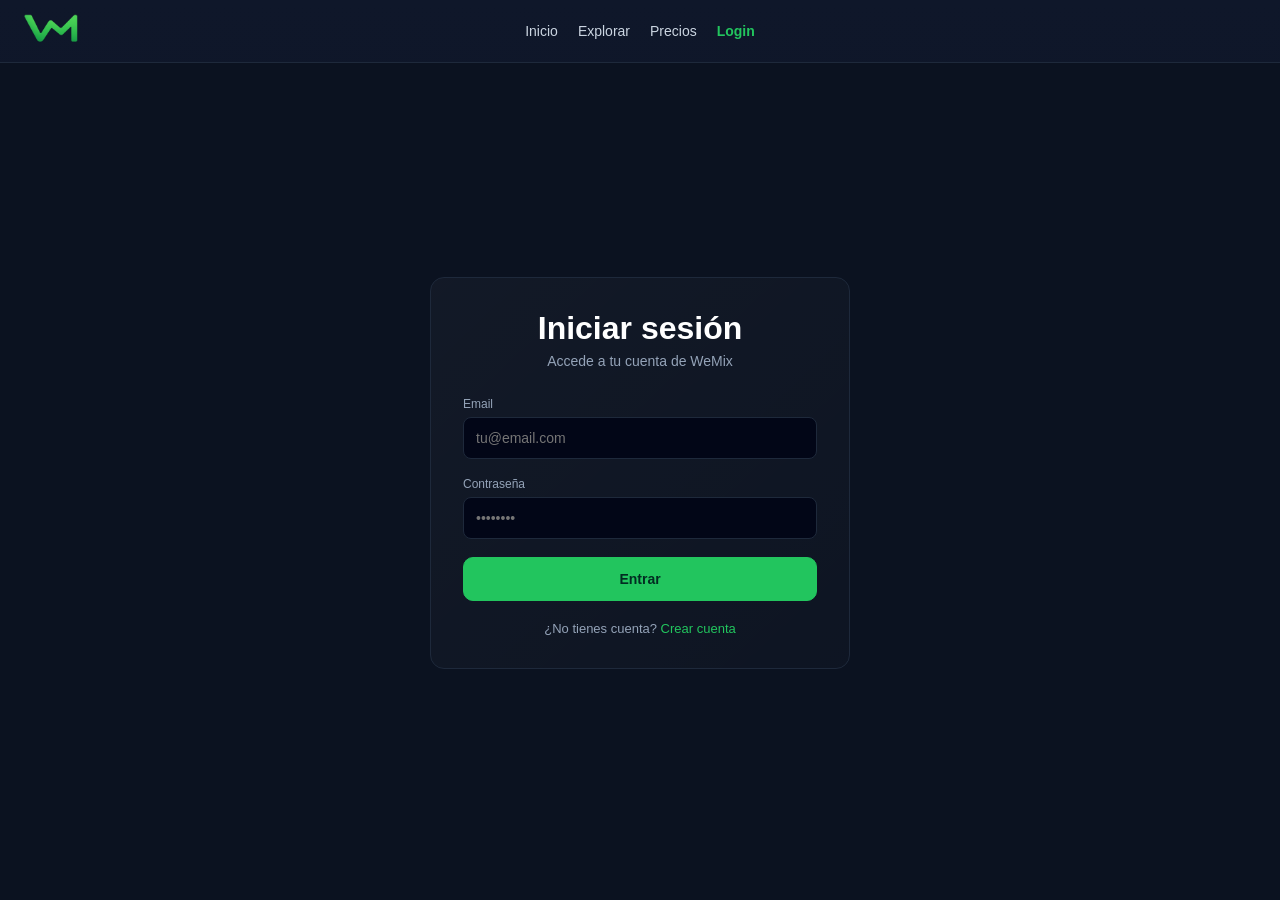
<file: index.html>
<!DOCTYPE html>
<html lang="es">
<head>
    <meta charset="UTF-8">
    <title>WeMix – DJ Pool</title>
    <link rel="stylesheet" href="styles.css">
</head>
<body class="home-page">

<!-- HEADER -->
<header class="header home-header">

    <div class="header-left">
<a href="index.html" class="logo">
    <img src="logo1.png" alt="WeMix Logo">
</a>
    </div>

    <nav class="nav">
        <a href="explorer.html">Explorar</a>
        <a href="#como-funciona">Cómo funciona</a>
        <a href="#membresias">Membresías</a>
        <a href="#subir-musica">Subir música</a>
    </nav>

    <div class="header-right">
        <a href="login.html" class="btn-login">
            Iniciar sesión
        </a>
    </div>

</header>

<!-- HERO -->
<section class="hero">

    <div class="hero-content">

        <span class="hero-badge">
            Plataforma exclusiva para DJs y creadores
        </span>

        <h1>
            La record pool donde los edits cobran valor
        </h1>

        <p class="hero-text">
            Descubre, publica y monetiza mashups, edits y versiones exclusivas
            para DJs de reggaeton, afro, trap, dembow y cultura urbana.
        </p>

        <div class="hero-actions">

            <a href="register.html" class="btn-primary">
                Crear cuenta
            </a>

            <a href="index.html" class="btn-secondary">
                Explorar catálogo
            </a>

        </div>

    </div>

    <div class="hero-visual">

        <div class="hero-player">

            <div class="hero-player-top">
                <span>NOW PLAYING</span>
                <span>5 créditos</span>
            </div>

            <h3>Afro Summer Edit</h3>

            <p>DJ WeMix • Afro Edit • 105 BPM</p>

            <div class="hero-wave"></div>

        </div>

    </div>

</section>

<!-- STATS -->
<section class="home-stats">

    <div class="home-stat">
        <strong>+4.000</strong>
        <span>Tracks exclusivos</span>
    </div>

    <div class="home-stat">
        <strong>+500</strong>
        <span>Creadores activos</span>
    </div>

    <div class="home-stat">
        <strong>+12.000</strong>
        <span>Descargas mensuales</span>
    </div>

</section>

<!-- HOW IT WORKS -->
<section class="how-section" id="como-funciona">

    <div class="section-heading">

        <span class="section-badge">
            Cómo funciona
        </span>

        <h2>
            Una plataforma diseñada para DJs y creadores
        </h2>

        <p>
            Descubre edits exclusivos, publica tus tracks y monetiza
            tu música dentro de una comunidad profesional.
        </p>

    </div>

    <div class="how-grid">

        <div class="how-card">

            <div class="how-number">01</div>

            <h3>Explora</h3>

            <p>
                Descubre mashups, edits y versiones exclusivas
                organizadas por género, BPM y tipo de track.
            </p>

        </div>

        <div class="how-card">

            <div class="how-number">02</div>

            <h3>Descarga</h3>

            <p>
                Utiliza créditos para desbloquear tracks y
                vuelve a descargarlos cuando quieras.
            </p>

        </div>

        <div class="how-card">

            <div class="how-number">03</div>

            <h3>Publica</h3>

            <p>
                Sube tus propios edits y compártelos con miles
                de DJs dentro de WeMix.
            </p>

        </div>

        <div class="how-card">

            <div class="how-number">04</div>

            <h3>Monetiza</h3>

            <p>
                Genera ganancias estimadas a medida que otros
                usuarios descargan tus tracks.
            </p>

        </div>

    </div>

</section>

<!-- FEATURES -->
<section class="features-section" id="subir-musica">

    <div class="section-heading">

        <span class="section-badge">
            Todo lo que puedes hacer
        </span>

        <h2>
            Diseñado para la nueva generación de DJs
        </h2>

        <p>
            Descubre tracks exclusivos, construye tu catálogo
            y monetiza tus propios edits dentro del ecosistema WeMix.
        </p>

    </div>

    <div class="features-grid">

        <div class="feature-card">

            <div class="feature-icon">
                ⬇
            </div>

            <h3>Descarga con créditos</h3>

            <p>
                Utiliza créditos para desbloquear tracks
                según el tipo de edit y vuelve a descargarlos
                cuando quieras.
            </p>

        </div>

        <div class="feature-card">

            <div class="feature-icon">
                🎵
            </div>

            <h3>Explora por BPM y género</h3>

            <p>
                Encuentra rápidamente edits organizados
                por tonalidad, BPM, género y tipo de track.
            </p>

        </div>

        <div class="feature-card">

            <div class="feature-icon">
                📈
            </div>

            <h3>Monetiza tus tracks</h3>

            <p>
                Genera ganancias estimadas a medida
                que otros DJs descargan tus mashups
                y edits exclusivos.
            </p>

        </div>

        <div class="feature-card">

            <div class="feature-icon">
                🚀
            </div>

            <h3>Construye tu perfil</h3>

            <p>
                Publica tus tracks, consigue descargas
                y haz crecer tu presencia dentro de WeMix.
            </p>

        </div>

    </div>

</section>

<!-- MEMBERSHIPS -->
<section class="pricing-section" id="membresias">

    <div class="section-heading">

        <span class="section-badge">
            Membresías
        </span>

        <h2>
            Elige el plan que mejor encaje contigo
        </h2>

        <p>
            Accede a créditos mensuales, desbloquea tracks
            exclusivos y publica tus propios edits dentro de WeMix.
        </p>

    </div>

    <div class="pricing-grid">

        <!-- FREE -->

        <div class="pricing-card">

            <span class="pricing-plan free">
                FREE
            </span>

            <h3>0€/mes</h3>

            <p class="pricing-description">
                Explora la plataforma y descubre el ecosistema WeMix.
            </p>

            <ul class="pricing-features">

                <li>Acceso limitado al catálogo</li>

                <li>Preview de tracks</li>

                <li>Perfil básico</li>

                <li>Sin subida de tracks</li>

            </ul>

        <button
            class="btn-secondary"
            id="upgradeFree"
        >
            Empezar gratis
        </button>

        </div>

        <!-- PLUS -->

        <div class="pricing-card pricing-featured">

            <div class="pricing-popular">
                Más popular
            </div>

            <span class="pricing-plan plus">
                PLUS
            </span>

            <h3>19,99€/mes</h3>

            <p class="pricing-description">
                Perfecto para DJs activos y creadores emergentes.
            </p>

            <ul class="pricing-features">

                <li>120 créditos mensuales</li>

                <li>Sube tus propios tracks</li>

                <li>Ganancias estimadas</li>

                <li>Dashboard creator</li>

            </ul>

        <button
            class="btn-primary"
            id="upgradePlus"
        >
            Elegir PLUS
        </button>

        </div>

        <!-- PRO -->

        <div class="pricing-card">

            <span class="pricing-plan pro">
                PRO
            </span>

            <h3>29,99€/mes</h3>

            <p class="pricing-description">
                Para DJs y uploaders que utilizan WeMix diariamente.
            </p>

            <ul class="pricing-features">

                <li>300 créditos mensuales</li>

                <li>Más visibilidad en la plataforma</li>

                <li>Uploads prioritarios</li>

                <li>Estadísticas avanzadas</li>

            </ul>

        <button
            class="btn-secondary"
            id="upgradePro"
        >
            Elegir PRO
        </button>

        </div>

    </div>

</section>

<!-- TRENDING -->
<section class="trending-section">

    <div class="trending-top">

        <div>

            <span class="section-badge">
                Trending
            </span>

            <h2>
                Lo más descargado en WeMix
            </h2>

        </div>

        <a href="index.html" class="btn-secondary">
            Explorar catálogo
        </a>

    </div>

    <div class="trending-grid">

        <!-- CARD -->

        <div class="trending-card">

            <div class="trending-cover"></div>

            <div class="trending-info">

                <span class="trending-genre">
                    REGGAETON
                </span>

                <h3>
                    Downtown Dembow Edit
                </h3>

                <p>
                    DJ WeMix
                </p>

                <div class="trending-meta">

                    <span>105 BPM</span>
                    <span>•</span>
                    <span>5 créditos</span>

                </div>

            </div>

        </div>

        <!-- CARD -->

        <div class="trending-card">

            <div class="trending-cover"></div>

            <div class="trending-info">

                <span class="trending-genre">
                    AFRO
                </span>

                <h3>
                    Summer Afro Mashup
                </h3>

                <p>
                    DJ Nova
                </p>

                <div class="trending-meta">

                    <span>110 BPM</span>
                    <span>•</span>
                    <span>3 créditos</span>

                </div>

            </div>

        </div>

        <!-- CARD -->

        <div class="trending-card">

            <div class="trending-cover"></div>

            <div class="trending-info">

                <span class="trending-genre">
                    TRAP
                </span>

                <h3>
                    Club Energy Intro
                </h3>

                <p>
                    DJ Pulse
                </p>

                <div class="trending-meta">

                    <span>98 BPM</span>
                    <span>•</span>
                    <span>2 créditos</span>

                </div>

            </div>

        </div>

        <!-- CARD -->

        <div class="trending-card">

            <div class="trending-cover"></div>

            <div class="trending-info">

                <span class="trending-genre">
                    DEMBOW
                </span>

                <h3>
                    Nightclub Transition Edit
                </h3>

                <p>
                    DJ Zion
                </p>

                <div class="trending-meta">

                    <span>102 BPM</span>
                    <span>•</span>
                    <span>5 créditos</span>

                </div>

            </div>

        </div>

    </div>

</section>

<!-- FOOTER -->
<footer class="footer">

    <div class="footer-grid">

        <!-- BRAND -->

        <div>

            <div class="logo footer-logo">
                WeMix
            </div>

            <p class="footer-text">
                Plataforma premium para descubrir, compartir
                y monetizar edits exclusivos para DJs.
            </p>

        </div>

        <!-- PLATFORM -->

        <div>

            <h4>Plataforma</h4>

            <ul class="footer-links">

                <li><a href="#">Explorar</a></li>
                <li><a href="#">Precios</a></li>
                <li><a href="#">Dashboard</a></li>
                <li><a href="#">Subir música</a></li>

            </ul>

        </div>

        <!-- SUPPORT -->

        <div>

            <h4>Soporte</h4>

            <ul class="footer-links">

                <li><a href="#">Ayuda</a></li>
                <li><a href="#">Contacto</a></li>
                <li><a href="#">Privacidad</a></li>
                <li><a href="#">Términos</a></li>

            </ul>

        </div>

    </div>

    <div class="footer-bottom">

        <span>
            © 2026 WeMix. Todos los derechos reservados.
        </span>

    </div>

</footer>

<script src="script.js"></script>
</body>
</html>
</file>
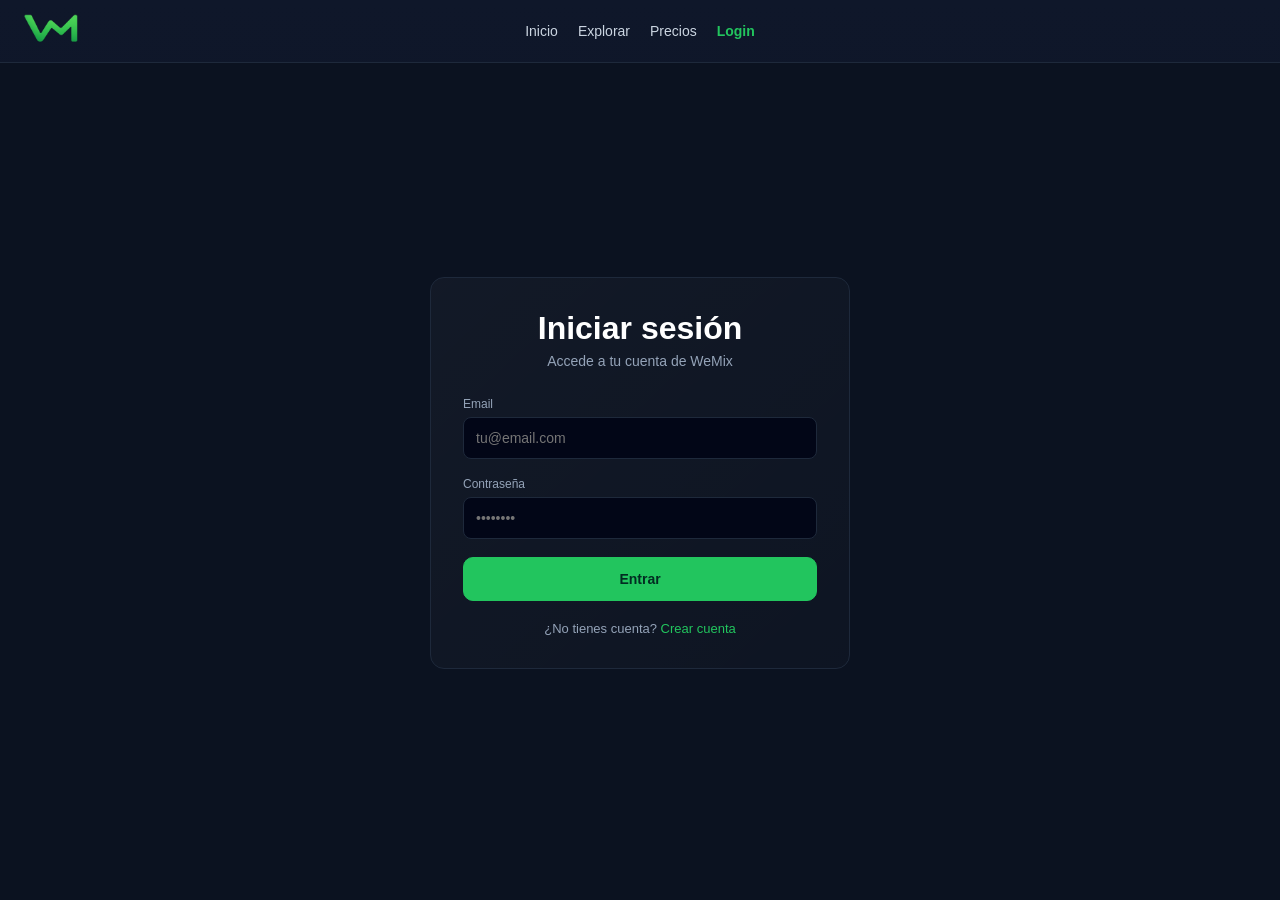
<file: admin.html>
<!DOCTYPE html>
<html lang="es">
<head>
    <meta charset="UTF-8">
    <title>WeMix – Admin Panel</title>
    <link rel="stylesheet" href="styles.css">
</head>
<body class="admin-page">

<header class="header">

    <div class="header-left">
        <a href="index.html" class="logo">
            <img src="logo1.png" alt="WeMix Logo">
        </a>
    </div>

    <nav class="nav" id="mainNav">
        <a href="explorer.html">Explorar</a>
        <a href="admin.html" class="active">
            Admin
        </a>
    </nav>

    <div class="header-right" id="headerRight">

        <span
            class="membership-badge admin"
            id="membershipBadge"
        >
            ADMIN
        </span>

    </div>

</header>

<main class="container admin-page">

    <section class="page-title">

        <h1>Panel de Administración</h1>

        <p>
            Gestiona tracks y revisa contenido
            pendiente dentro de WeMix.
        </p>

    </section>

    <section class="dashboard-stats admin-stats">

    <div class="stat-card">
        <span class="stat-label">
            Pendientes
        </span>

        <strong
            class="stat-value"
            id="pendingCount"
        >
            0
        </strong>
    </div>

    <div class="stat-card">
        <span class="stat-label">
            Publicados
        </span>

        <strong
            class="stat-value"
            id="publishedAdminCount"
        >
            0
        </strong>
    </div>

    <div class="stat-card">
        <span class="stat-label">
            Rechazados
        </span>

        <strong
            class="stat-value"
            id="rejectedCount"
        >
            0
        </strong>
    </div>

    <div class="stat-card">
        <span class="stat-label">
            Total Tracks
        </span>

        <strong
            class="stat-value"
            id="totalAdminTracks"
        >
            0
        </strong>
    </div>

</section>

    <section class="track-list">

        <div class="track-header">

    <span></span>

    <span>Track</span>
    <span>Usuario</span>
    <span>Info</span>
    <span>Acciones</span>
    <span>Estado</span>

</div>

        <div id="adminTracks"></div>

    </section>

</main>


<!-- AUDIO PLAYER -->
<div class="audio-player" id="audioPlayer">

    <!-- LEFT -->
    <div class="player-left">

        <button id="playerToggle" class="player-play">
            ▶
        </button>

        <div class="player-meta">
            <strong id="playerTrack">Track</strong>

            <span id="playerDetails">
                DJ User • Mashup • 122 BPM • 8A
            </span>
        </div>

    </div>

    <!-- CENTER -->
    <div class="player-center">

        <span id="currentTime">0:00</span>

        <div class="player-progress">
            <div class="player-progress-fill" id="playerProgressFill"></div>
        </div>

        <span id="duration">0:00</span>

    </div>

</div>

<audio id="mainAudio"></audio>

<script src="script.js"></script>

</body>
</html>
</file>
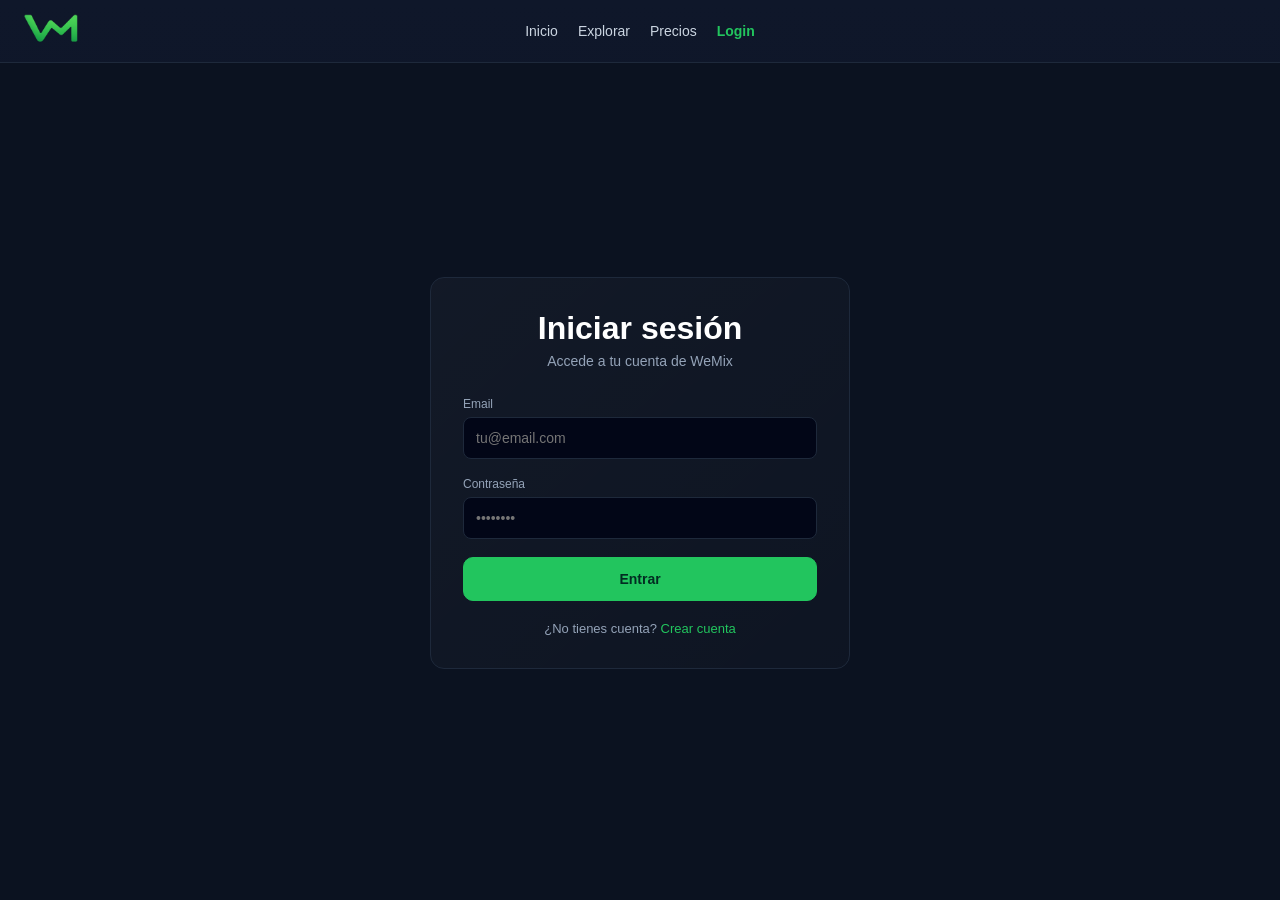
<file: dashboard.html>
<!DOCTYPE html>
<html lang="es">
<head>
    <meta charset="UTF-8">
    <title>WeMix – Dashboard</title>
    <link rel="stylesheet" href="styles.css">
</head>
<body>


    <!-- HEADER -->
    <header class="header">

        <!-- IZQUIERDA -->
        <div class="header-left">
<a href="index.html" class="logo">
    <img src="logo1.png" alt="WeMix Logo">
</a>
        </div>

        <!-- CENTRO -->
        <nav class="nav" id="mainNav">
            <a href="explorer.html">Explorar</a>
            <a href="downloads.html">Mis Descargas</a>
            <a href="upload.html">Subir Track</a>
            <a href="dashboard.html" class="active">Dashboard</a>
            <a href="profile.html">Perfil</a>
        </nav>

<!-- DERECHA -->
<div class="header-right" id="headerRight">

    <span class="membership-badge" id="membershipBadge">
        FREE
    </span>

    <span class="credits" id="creditsDisplay">
        Créditos: 0
    </span>

</div>

    </header>


    <!-- MAIN -->
    <main class="container dashboard">

        <!-- TÍTULO -->
        <section class="page-title">
            <h1>Dashboard</h1>
            <p>Resumen de tu actividad como creador en WeMix</p>
        </section>

        <!-- DASHBOARD STATS -->
<section class="dashboard-stats">

    <div class="stat-card">
        <span class="stat-label">Tracks publicados</span>
        <strong class="stat-value" id="publishedCount">0</strong>
    </div>

    <div class="stat-card">
        <span class="stat-label">Descargas totales</span>
        <strong class="stat-value" id="downloadsTotal">0</strong>
    </div>

    <div class="stat-card">
        <span class="stat-label">Ganancias estimadas</span>
        <strong class="stat-value" id="creditsTotal">0</strong>
    </div>

    <div class="stat-card highlight">
        <span class="stat-label">En revisión</span>
        <strong class="stat-value" id="reviewCount">0</strong>
    </div>

</section>

<!-- RECENT ACTIVITY -->
<section class="dashboard-section">
    <h2 class="section-title">Actividad reciente</h2>

    <div class="activity-list">

        <div class="activity-header">
            <span>Track</span>
            <span>Acción</span>
            <span>Fecha</span>
        </div>


    <!-- 🔥 CONTENEDOR DINÁMICO -->
    <div id="activityContainer"></div>

</div>

    </div>
</section>


    </main>
<script src="script.js"></script>
</body>
</html>
</file>
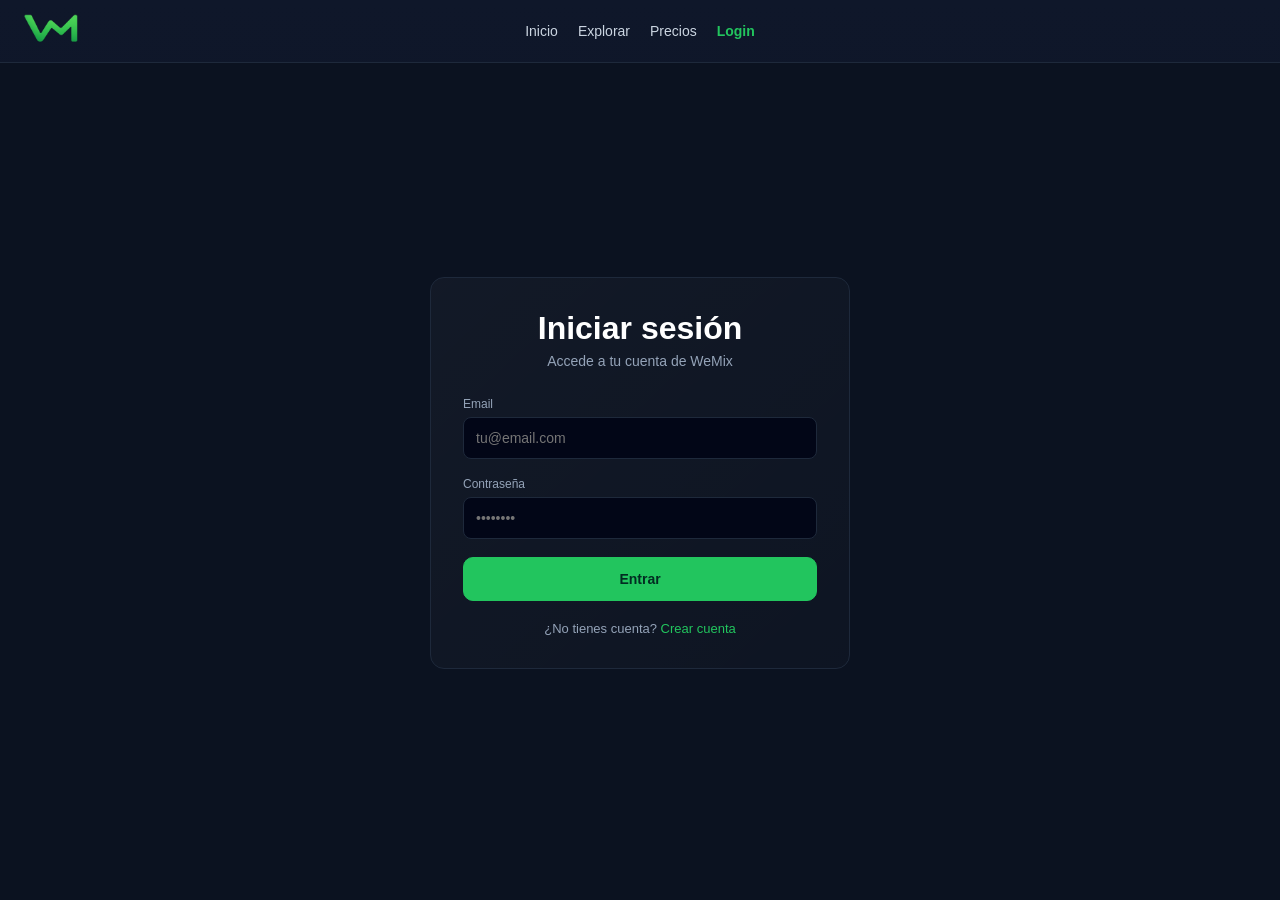
<file: downloads.html>
<!DOCTYPE html>
<html lang="es">
<head>
    <meta charset="UTF-8">
    <title>WeMix – Mis Descargas</title>
    <link rel="stylesheet" href="styles.css">
</head>
<body class="downloads-page">

    <!-- HEADER -->
    <header class="header">

        <!-- IZQUIERDA -->
        <div class="header-left">
        <a href="home.html" class="logo">
           <img src="logo1.png" alt="WeMix Logo">
        </a>
        </div>

        <!-- CENTRO -->
        <nav class="nav" id="mainNav">
            <a href="index.html">Explorar</a>
            <a href="downloads.html" class="active">Mis Descargas</a>
            <a href="upload.html">Subir Track</a>
            <a href="dashboard.html">Dashboard</a>
            <a href="profile.html">Perfil</a>
        </nav>

        <!-- DERECHA -->
<div class="header-right" id="headerRight">

    <span class="membership-badge" id="membershipBadge">
        FREE
    </span>

    <span class="credits" id="creditsDisplay">
        Créditos: 0
    </span>

</div>

    </header>

    <!-- MAIN CONTENT -->
    <main class="container">

        <!-- PAGE TITLE -->
        <section class="page-title">
            <h1>Mis Descargas</h1>
            <p>Vuelve a descargar tus tracks sin coste adicional</p>
        </section>

        <!-- FILTERS -->
        <section class="filters">
            <input type="text" placeholder="Buscar track o creador">
            <select>
                <option>Género</option>
                <option>House</option>
                <option>Tech House</option>
                <option>EDM</option>
            </select>

            <select>
                <option>Tipo</option>
                <option>Mashup</option>
                <option>Edit</option>
                <option>Extended</option>
            </select>
        </section>

        <!-- TRACK LIST -->
        <section class="track-list">
            
            <!-- TRACK HEADER -->
            <div class="track-header">
            <span></span>
            <span>Track</span>
            <span>Tipo</span>
            <span>Género</span>
            <span>BPM</span>
            <span>Key</span>
            <span>Fecha</span>
            <span></span>
        </div>

        <div id="downloadsList"></div>



        </section>

    </main>





    <!-- AUDIO PLAYER -->
<div class="audio-player" id="audioPlayer">

    <!-- LEFT -->
    <div class="player-left">

        <button id="playerToggle" class="player-play">
            ▶
        </button>

        <div class="player-meta">
            <strong id="playerTrack">Track</strong>

            <span id="playerDetails">
                DJ User • Mashup • 122 BPM • 8A
            </span>
        </div>

    </div>

    <!-- CENTER -->
    <div class="player-center">

        <span id="currentTime">0:00</span>

        <div class="player-progress">
            <div class="player-progress-fill" id="playerProgressFill"></div>
        </div>

        <span id="duration">0:00</span>

    </div>

</div>

<audio id="mainAudio"></audio>

    <script src="script.js"></script>
</body>
</html>
</file>
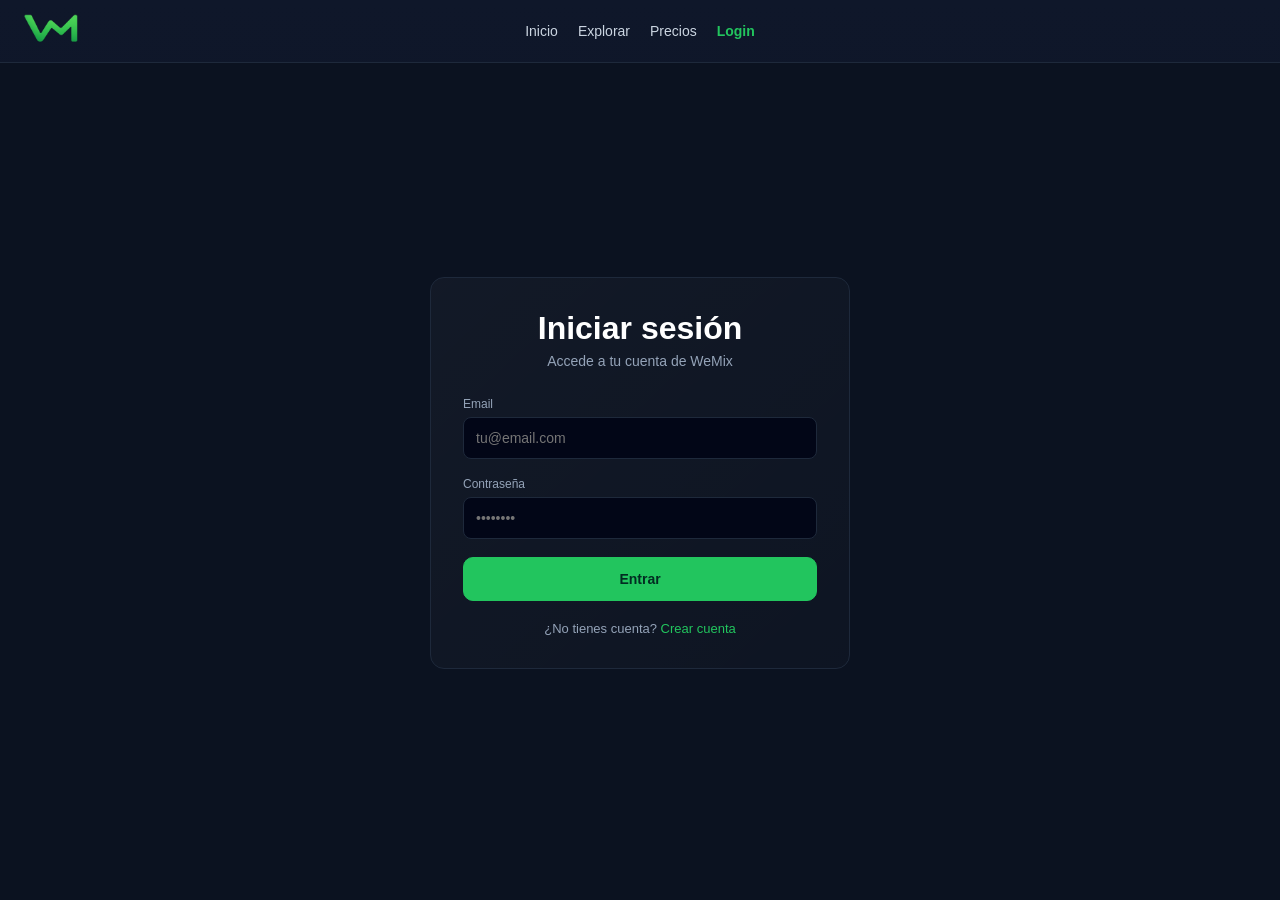
<file: explorer.html>
<!DOCTYPE html>
<html lang="es">
<head>
    <meta charset="UTF-8">
    <title>WeMix – Explorar Pool</title>
    <link rel="stylesheet" href="styles.css">
</head>
<body>

<!-- HEADER -->
<header class="header">

    <!-- IZQUIERDA -->
    <div class="header-left">
        <a href="inedex.html" class="logo">
            <img src="logo1.png" alt="WeMix Logo">
        </a>
    </div>

    <!-- CENTRO -->
    <nav class="nav" id="mainNav">
        <a href="explorer.html" class="active">Explorar</a>
        <a href="downloads.html">Mis Descargas</a>
        <a href="upload.html">Subir Track</a>
        <a href="dashboard.html">Dashboard</a>
        <a href="profile.html">Perfil</a>
    </nav>

<!-- DERECHA -->
<div class="header-right" id="headerRight">

    <span class="membership-badge" id="membershipBadge">
        FREE
    </span>

    <span class="credits" id="creditsDisplay">
        Créditos: 0
    </span>

</div>

</header>


    <!-- MAIN CONTENT -->
    <main class="container">

        <!-- PAGE TITLE -->
        <section class="page-title">
            <h1>Explorar el Pool</h1>
            <p>Mashups y edits exclusivos para DJs profesionales</p>
        </section>

        <!-- FILTERS -->
        <section class="filters">
            <input type="text" placeholder="Buscar track o creador">
            <select>
                <option>Género</option>
                <option>House</option>
                <option>Tech House</option>
                <option>EDM</option>
            </select>

            <select>
                <option>Tipo</option>
                <option>Mashup</option>
                <option>Edit</option>
                <option>Extended</option>
            </select>
        </section>

        <!-- TRACK LIST -->
        <section class="track-list">
            
            <!-- TRACK HEADER -->
        <div class="track-header">
            <span></span>
            <span>Track</span>
            <span>Tipo</span>
            <span>Género</span>
            <span>BPM</span>
            <span>Key</span>
            <span></span>
        </div>


        <div id="explorerList">


            
        </div>

    </main>

<!-- AUDIO PLAYER -->
<div class="audio-player" id="audioPlayer">

    <!-- LEFT -->
    <div class="player-left">

        <button id="playerToggle" class="player-play">
            ▶
        </button>

        <div class="player-meta">
            <strong id="playerTrack">Track</strong>

            <span id="playerDetails">
                DJ User • Mashup • 122 BPM • 8A
            </span>
        </div>

    </div>

    <!-- CENTER -->
    <div class="player-center">

        <span id="currentTime">0:00</span>

        <div class="player-progress">
            <div class="player-progress-fill" id="playerProgressFill"></div>
        </div>

        <span id="duration">0:00</span>

    </div>

</div>

<audio id="mainAudio"></audio>



    <script src="script.js"></script>
</body>
</html>
</file>
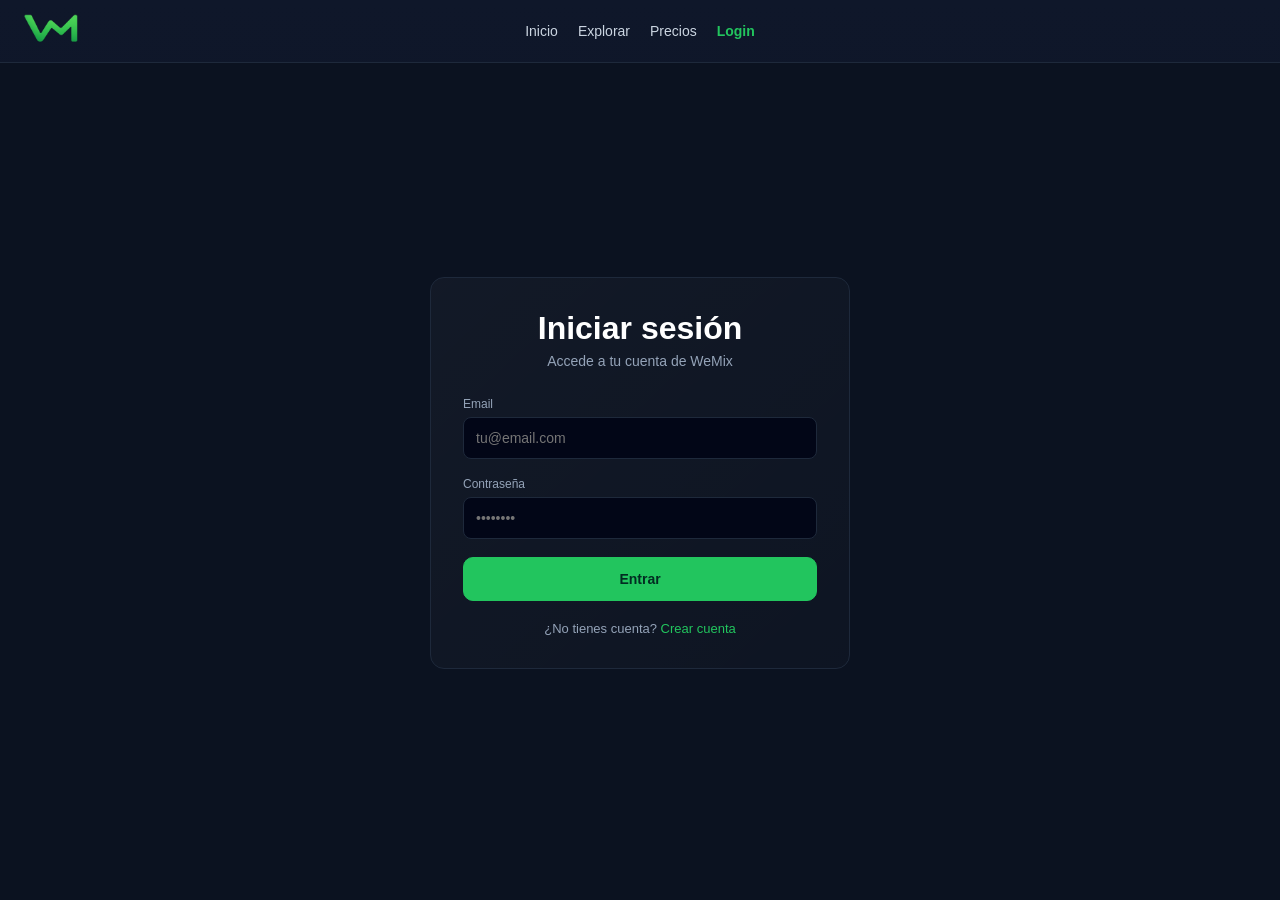
<file: login.html>
<!DOCTYPE html>
<html lang="es">
<head>
    <meta charset="UTF-8">
    <title>WeMix – Login</title>
    <link rel="stylesheet" href="styles.css">
</head>
<body>

<header class="header">
<a href="index.html" class="logo">
    <img src="logo1.png" alt="WeMix Logo">
</a>

    <nav class="nav">
        <a href="index.html">Inicio</a>
        <a href="explorer.html">Explorar</a>
        <a href="index.html#membresias">Precios</a>
        <a href="login.html" class="active">Login</a>
    </nav>
</header>

<main class="login-container">

    <div class="login-box">
        <h1>Iniciar sesión</h1>
        <p class="login-subtitle">
            Accede a tu cuenta de WeMix
        </p>

        <form class="login-form">
            <div class="form-group">
                <label>Email</label>
                <input type="email" id="email" placeholder="tu@email.com">
            </div>

            <div class="form-group">
                <label>Contraseña</label>
                <input type="password" id="password" placeholder="••••••••">
            </div>

            <button type="button" class="btn-primary" id="loginBtn">Entrar</button>
        </form>

        <p class="login-footer">
            ¿No tienes cuenta?
            <a href="register.html">Crear cuenta</a>
        </p>
    </div>

</main>
<script src="script.js"></script>

</body>
</html>
</file>
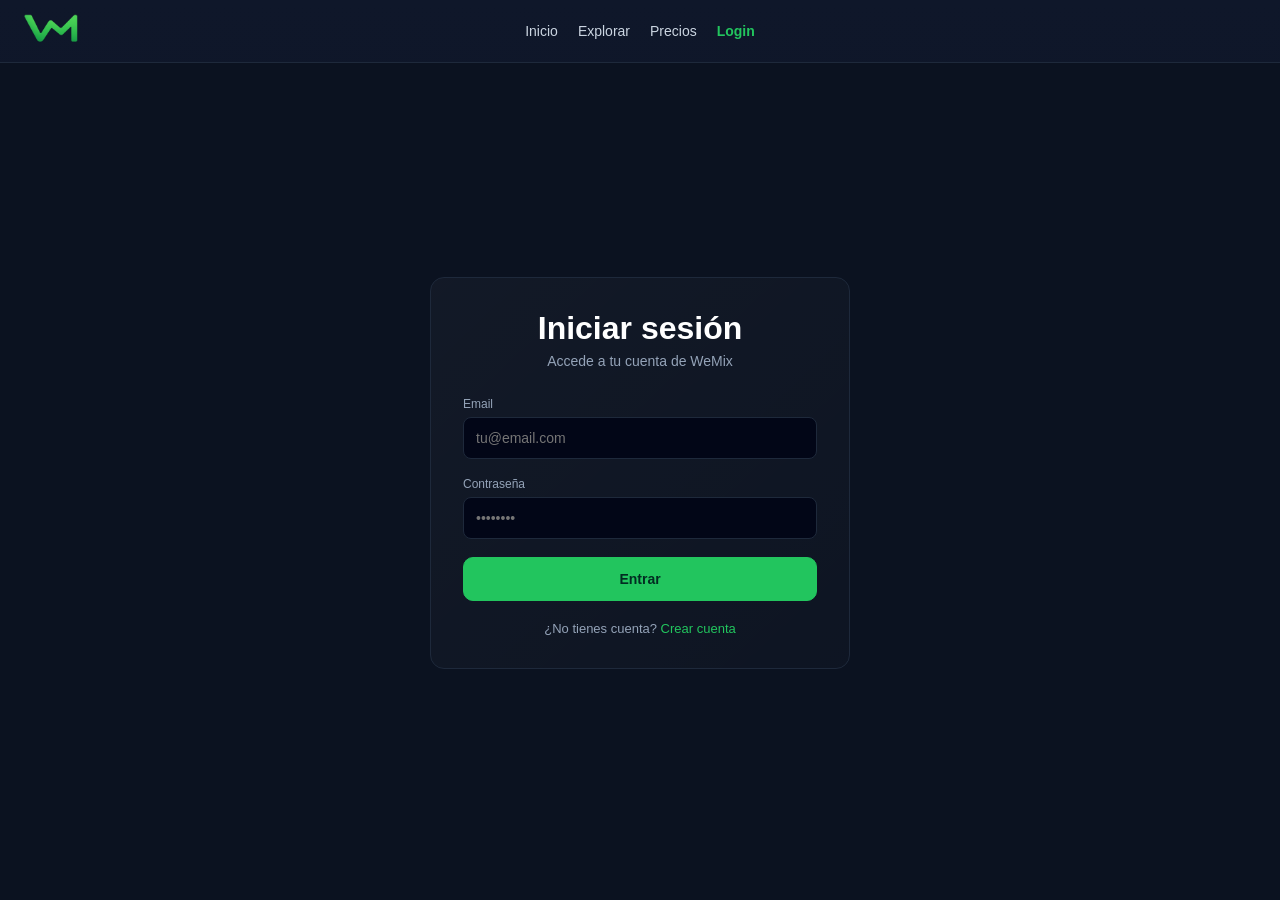
<file: onboarding.html>
<!DOCTYPE html>
<html lang="es">
<head>
    <meta charset="UTF-8" />
    <title>Bienvenido a WeMix</title>

    <!-- CSS GLOBAL -->
    <link rel="stylesheet" href="styles.css">
</head>
<body>

    <!-- HEADER -->
    <header class="header">
<a href="index.html" class="logo">
    <img src="logo1.png" alt="WeMix Logo">
</a>

        <nav class="nav">
            <a href="index.html">Inicio</a>
            <a href="explorer.html">Explorar</a>
            <a href="pricing.html">Precios</a>
            <a href="login.html">Login</a>
        </nav>
    </header>

    <!-- ONBOARDING -->
    <main class="onboarding-container">
        <div class="onboarding-box">

            <h1>¡Bienvenido a WeMix!</h1>

            <p class="onboarding-subtitle">
                Ya formas parte del record pool donde los DJs crean valor.
            </p>

            <div class="onboarding-actions">
                <a href="index.html" class="btn-primary">Explorar el pool</a>
                <a href="upload.html" class="btn-secondary">Subir mi primer track</a>
            </div>

            <p class="onboarding-hint">
                Podrás subir tracks, ganar reputación y desbloquear ventajas con el tiempo.
            </p>

        </div>
    </main>

<script src="script.js"></script>

</body>
</html>
</file>
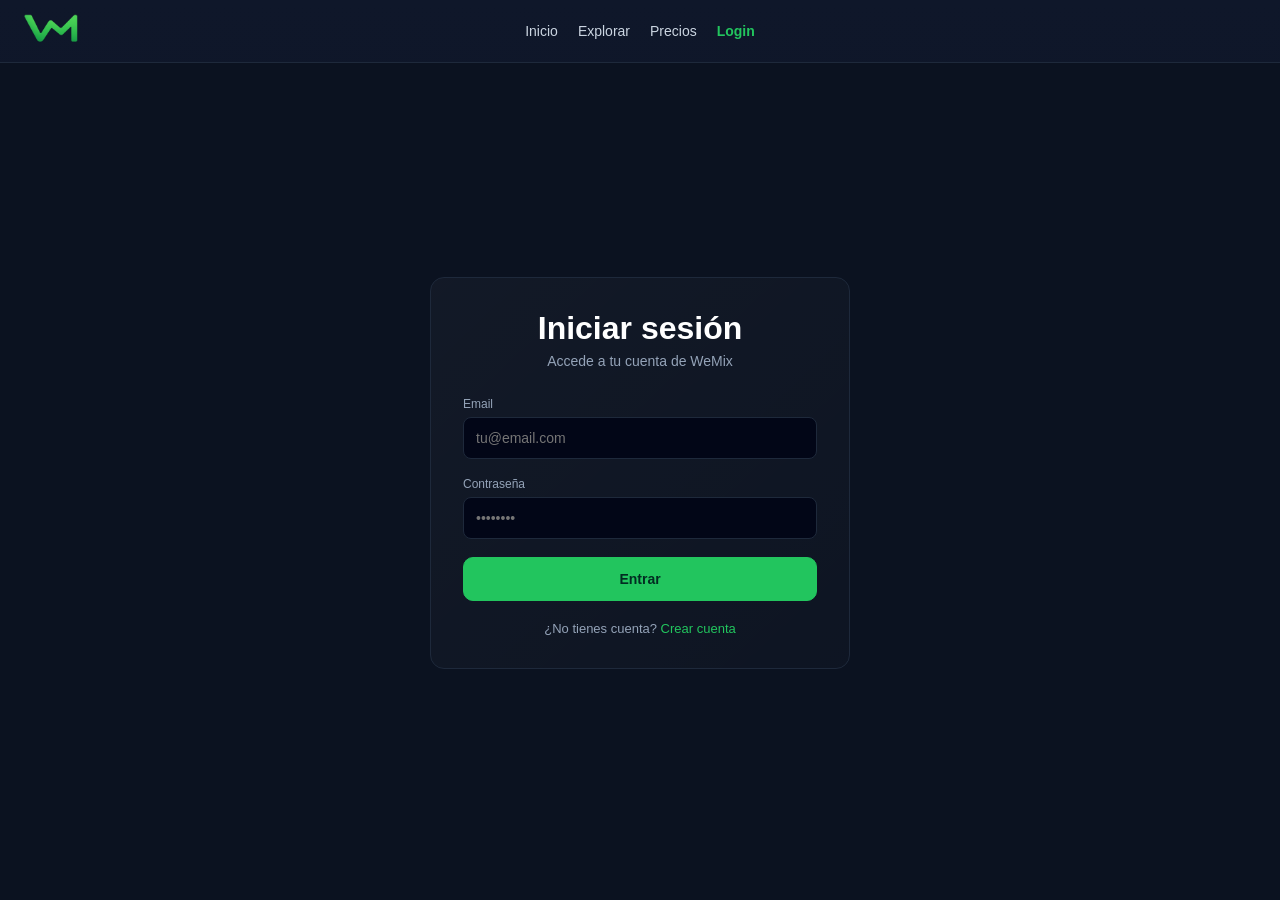
<file: profile.html>
<!DOCTYPE html>
<html lang="es">
<head>
    <meta charset="UTF-8">
    <title>WeMix – Perfil</title>
    <link rel="stylesheet" href="styles.css">
</head>
<body class="profile">

    <!-- HEADER -->
    <header class="header">

        <!-- IZQUIERDA -->
        <div class="header-left">
<a href="index.html" class="logo">
    <img src="logo1.png" alt="WeMix Logo">
</a>
        </div>

        <!-- CENTRO -->
        <nav class="nav" id="mainNav">
            <a href="explorer.html">Explorar</a>
            <a href="downloads.html">Mis Descargas</a>
            <a href="upload.html">Subir Track</a>
            <a href="dashboard.html">Dashboard</a>
            <a href="profile.html" class="active">Perfil</a>
        </nav>

        <!-- DERECHA -->
<div class="header-right" id="headerRight">

    <span class="membership-badge" id="membershipBadge">
        FREE
    </span>

    <span class="credits" id="creditsDisplay">
        Créditos: 0
    </span>

</div>

    </header>

<!-- MAIN CONTENT -->
<main class="container">

    <!-- PROFILE HEADER -->
    <section class="profile-header">
        <div class="profile-avatar">DJ</div>

        <div class="profile-info">
            <h1 id="profileName"></h1>
            <p class="profile-role">Productor & DJ · Tech House / Melodic</p>

            <div class="profile-stats">
                <div class="stat">
                    <strong id="trackCount">0</strong>
                    <span>Tracks</span>
                </div>
                <div class="stat">
                    <strong id="downloadsCount">0</strong>
                    <span>Descargas</span>
                </div>
                <div class="stat">
                    <strong id="followersCount">0</strong>
                    <span>Seguidores</span>
                </div>
            </div>

            <!-- 🔥 REPUTACIÓN BIEN COLOCADA -->
            <div class="profile-reputation">

                <div class="reputation-bar">
                    <div class="reputation-fill" id="reputationFill"></div>
                </div>

                <div class="reputation-info">
                    <span class="reputation-badge" id="reputationBadge">Newbie</span>
                    <span class="reputation-progress" id="reputationProgress">0%</span>
                </div>

            </div>

        </div>

                <!-- BOTÓN LOGOUT -->
    <div class="profile-logout">
        <button id="logoutBtn" class="btn-logout">
            Cerrar sesión
        </button>
    </div>

    </section>




        <!-- TRACK LIST -->
        <section class="track-list profile">

            <div class="track-header">
                <span></span>
                <span>Track</span>
                <span>Tipo</span>
                <span>Género</span>
                <span>BPM</span>
                <span>Key</span>
                <span>Estado</span>
            </div>

        <!-- 👇 AQUÍ VAN LOS TRACKS DINÁMICOS -->
        <div id="tracksContainer"></div>

        </section>


    </main>

    <!-- LOGOUT MODAL -->
<div class="modal-overlay" id="logoutModal">
    <div class="modal-box">
        <h3>¿Cerrar sesión?</h3>
        <p>Se cerrará tu sesión actual y volverás a la pantalla de login.</p>

        <div class="modal-actions">
            <button id="confirmLogout" class="btn-danger">Sí, cerrar sesión</button>
            <button id="cancelLogout" class="btn-secondary">Cancelar</button>
        </div>

    </div>
</div>



<!-- AUDIO PLAYER -->
<div class="audio-player" id="audioPlayer">

    <!-- LEFT -->
    <div class="player-left">

        <button id="playerToggle" class="player-play">
            ▶
        </button>

        <div class="player-meta">
            <strong id="playerTrack">Track</strong>

            <span id="playerDetails">
                DJ User • Mashup • 122 BPM • 8A
            </span>
        </div>

    </div>

    <!-- CENTER -->
    <div class="player-center">

        <span id="currentTime">0:00</span>

        <div class="player-progress">
            <div class="player-progress-fill" id="playerProgressFill"></div>
        </div>

        <span id="duration">0:00</span>

    </div>

</div>

<audio id="mainAudio"></audio>


<script src="script.js"></script>

</body>
</html>
</file>
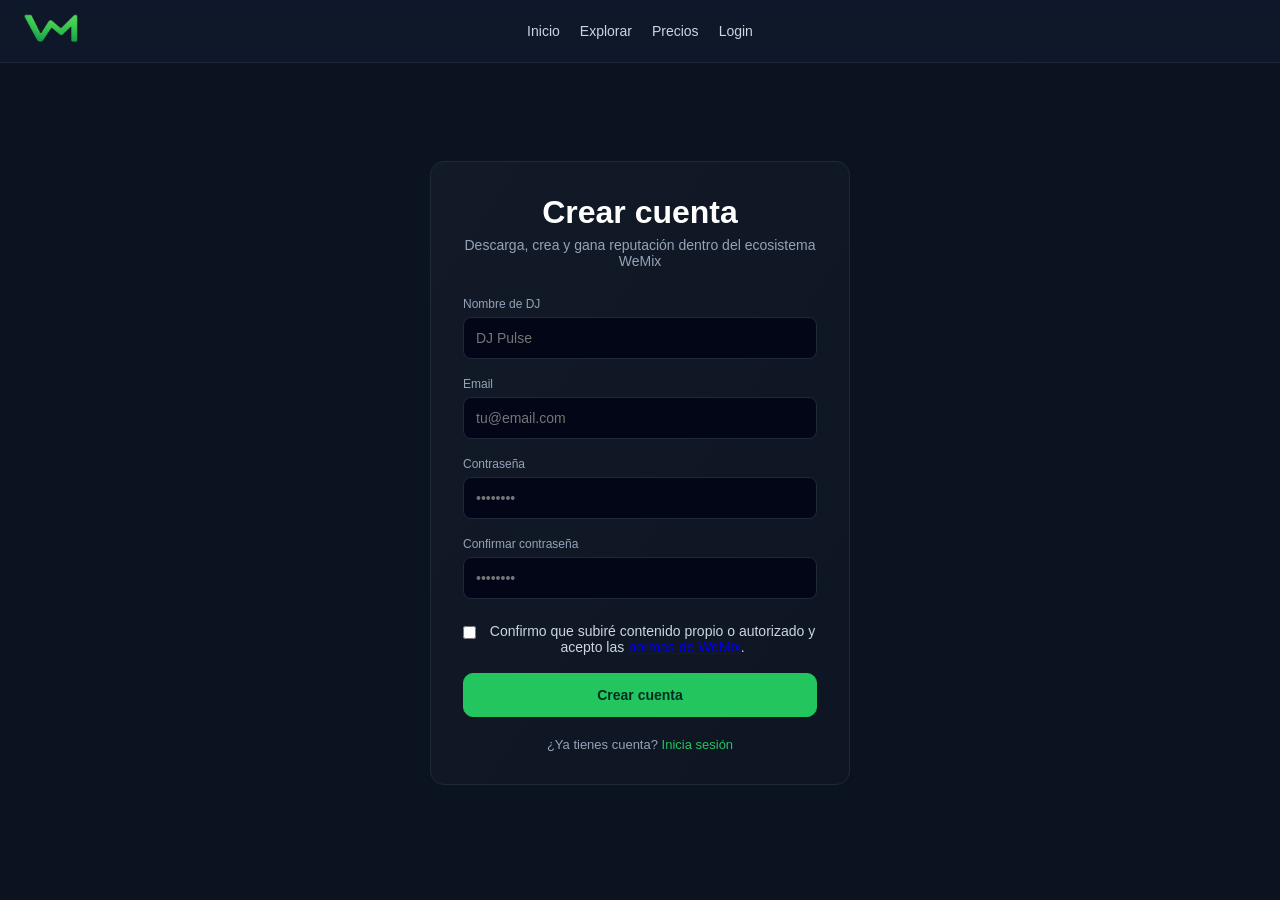
<file: register.html>
<!DOCTYPE html>
<html lang="es">
<head>
    <meta charset="UTF-8">
    <title>WeMix – Crear cuenta</title>
    <link rel="stylesheet" href="styles.css">
</head>
<body>

    <!-- HEADER -->
    <header class="header">
<a href="index.html" class="logo">
    <img src="logo1.png" alt="WeMix Logo">
</a>

        <nav class="nav">
            <a href="index.html">Inicio</a>
            <a href="explorer.html">Explorar</a>
            <a href="index.html#membresias">Precios</a>
            <a href="login.html">Login</a>
        </nav>
    </header>


<!-- REGISTER -->
<main class="login-container">

    <div class="login-box">
        <h1>Crear cuenta</h1>
        <p class="login-subtitle">
            Descarga, crea y gana reputación dentro del ecosistema WeMix
        </p>

        <form class="login-form">

            <div class="form-group">
                <label>Nombre de DJ</label>
                <input type="text" id="djName" placeholder="DJ Pulse">
            </div>

            <div class="form-group">
                <label>Email</label>
                <input type="email" id="email" placeholder="tu@email.com">
            </div>

            <div class="form-group">
                <label>Contraseña</label>
                <input type="password" id="password" placeholder="••••••••">
            </div>

            <div class="form-group">
                <label>Confirmar contraseña</label>
                <input type="password" id="confirmPassword" placeholder="••••••••">
            </div>

            <div class="form-terms">
                <label class="checkbox">
                    <input type="checkbox" id="termsCheck">
                    <span>
                        Confirmo que subiré contenido propio o autorizado y acepto
                        las <a href="#">normas de WeMix</a>.
                    </span>
                </label>
            </div>

            <!-- IMPORTANTE: type="button" -->
            <button type="button" class="btn-primary" id="registerBtn">
                Crear cuenta
            </button>

        </form>

        <div class="login-footer">
            ¿Ya tienes cuenta?
            <a href="login.html">Inicia sesión</a>
        </div>
    </div>

</main>
    
<script src="script.js"></script>

</body>
</html>
</file>
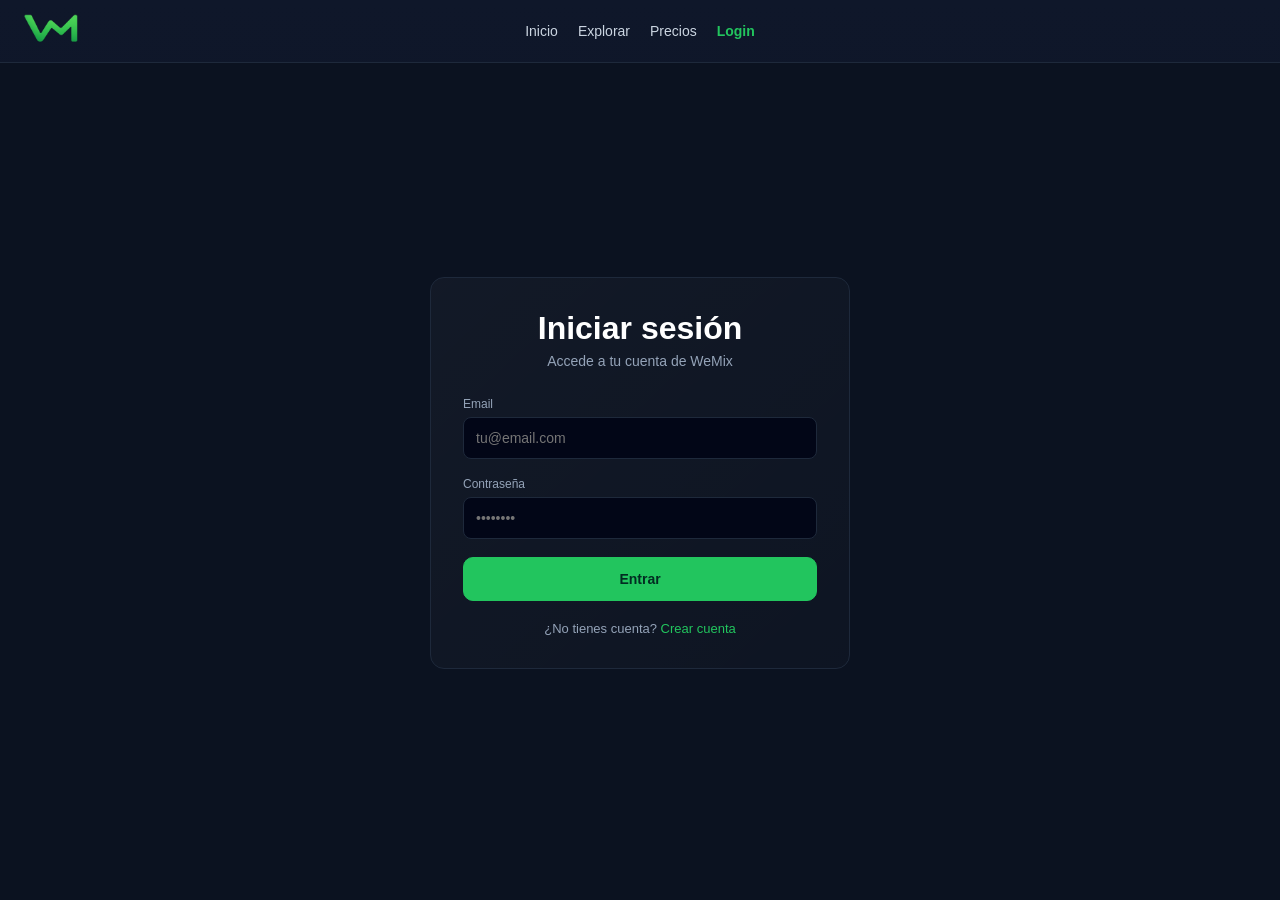
<file: upload.html>
<!DOCTYPE html>
<html lang="es">
<head>
    <meta charset="UTF-8">
    <title>WeMix – Subir Track</title>
    <link rel="stylesheet" href="styles.css">
</head>
<body>

<!-- HEADER -->
<header class="header">

    <div class="header-left">
<a href="index.html" class="logo">
    <img src="logo1.png" alt="WeMix Logo">
</a>
    </div>

    <nav class="nav" id="mainNav">
        <a href="explorer.html">Explorar</a>
        <a href="downloads.html">Mis Descargas</a>
        <a href="upload.html" class="active">Subir Track</a>
        <a href="dashboard.html">Dashboard</a>
        <a href="profile.html">Perfil</a>
    </nav>

<!-- DERECHA -->
<div class="header-right" id="headerRight">

    <span class="membership-badge" id="membershipBadge">
        FREE
    </span>

    <span class="credits" id="creditsDisplay">
        Créditos: 0
    </span>

</div>

</header>

<!-- ========================= -->
<!-- FORMULARIO DE SUBIDA -->
<!-- ========================= -->

<!-- MEMBERSHIP REQUIRED -->
<section
    class="upload-locked hidden"
    id="uploadLocked"
>

    <div class="upload-locked-card">

        <span class="section-badge">
            Membresía requerida
        </span>

        <h1>
            Sube tus propios tracks con PLUS o PRO
        </h1>

        <p>
            Actualiza tu cuenta para publicar mashups,
            edits y contenido exclusivo dentro de WeMix.
        </p>

        <div class="hero-actions">

            <a href="home.html" class="btn-secondary">
                Ver planes
            </a>

            <a href="index.html" class="btn-primary">
                Explorar catálogo
            </a>

        </div>

    </div>

</section>

<main class="container" id="upload-form">

    <section class="page-title">
        <h1>Subir Track</h1>
        <p>Completa los datos para enviar tu track a validación</p>
    </section>

    <section class="upload-section">
        <div class="upload-card">
            <h2>Archivo de Audio</h2>
            <p>Sube tu archivo en formato WAV (24-bit recomendado)</p>

            <div class="file-upload">
                <input type="file" id="audioFile" accept=".mp3,.wav">
                <label for="audioFile">Seleccionar archivo</label>
            </div>

            <p class="file-info" id="fileInfo">
                No hay archivo seleccionado
            </p>
        </div>
    </section>

    <section class="card">
        <h2>Información del Track</h2>
        <p class="card-subtitle">
            Estos datos ayudarán a que tu track tenga mejor visibilidad en el pool.
        </p>

        <div class="form-grid">
            <div class="form-group">
                <label>Título del Track</label>
                <input type="text" id="trackTitle" placeholder="Ej: Lose Control (WeMix Edit)">
            </div>

            <div class="form-group">
                <label>Tipo de Track</label>
                <select id="trackType">
                    <option>Mashup</option>
                    <option>Edit</option>
                    <option>Extended</option>
                    <option>Original</option>
                </select>
            </div>

            <div class="form-group">
                <label>Género</label>
                <select id="trackGenre">
                            <option value="" selected disabled>
            Selecciona género
        </option>
                    <option value="Reggaeton">Reggaeton</option>

                    <option value="Dembow">Dembow</option>

                    <option value="Afro">Afro</option>

                    <option value="Trap">Trap</option>

                    <option value="Funk">Funk</option>

                    <option value="French">French</option>

                    <option value="Bachata">Bachata</option>

                    <option value="Salsa">Salsa</option>

                    <option value="Tech">Tech</option>
                </select>
            </div>

            <div class="form-group">
                <label>BPM</label>
                <input type="number" id="trackBpm" placeholder="126">
            </div>

            <div class="form-group">
                <label>Key</label>
                <input
                    type="text"
                    id="trackKey"
                    placeholder="Ej: 8A"
                    maxlength="3"
                />
                <p id="keyError" class="input-error hidden">
    Key inválida. Usa formato Camelot (8A, 9B...)
</p>
            </div>

            <div class="form-group full-width">
                <label>Detalles del track</label>
                <textarea id="trackNotes" placeholder="Ej: Perfecta para peak time, intro limpia, drop agresivo..."></textarea>
            </div>
        </div>
    </section>

    <section class="card">
        <h2>Confirmación y Envío</h2>
        <p class="card-subtitle">
            Antes de enviar tu track, confirma que cumples con los requisitos.
        </p>

        <div class="confirmation-box">
        <label class="checkbox">
            <input type="checkbox" id="rightsCheck">
            <span>
                Confirmo que poseo los derechos necesarios sobre este track.
            </span>
        </label>

        <label class="checkbox">
            <input type="checkbox" id="reviewCheck">
            <span>
                Acepto que el track será revisado manualmente.
    </span>
</label>

        </div>

        <div class="form-actions">
            <button class="btn-secondary">Guardar borrador</button>
            <button type="button" class="btn-primary" id="submitTrack" disabled>
            Enviar a validación
            </button>

        </div>
    </section>

</main>

<!-- ========================= -->
<!-- ESTADO DE ÉXITO (OCULTO) -->
<!-- ========================= -->
<main class="container hidden" id="upload-success">

    <section class="card track-status" id="trackStatus">
        <h2>Estado del Track</h2>

        <div class="status-badge-wrapper">
            <span class="status-badge pending">En revisión</span>
        </div>

        <p class="status-message">
            Tu track ha sido enviado correctamente y será revisado por el equipo.
        </p>


        <p class="status-hint">
            ⏱️ El proceso de validación suele tardar entre 24 y 72 horas.
        </p>

        <div class="form-actions">
            <a href="profile.html" class="status-btn secondary">Ver mi perfil</a>
            <a href="upload.html" class="status-btn primary">Subir otro track</a>
        </div>


    </section>

</main>

<script src="script.js"></script>
</body>
</html>
</file>
<file: styles.css>
/* RESET BÁSICO */
* {
    margin: 0;
    padding: 0;
    box-sizing: border-box;
}
html {
    scroll-behavior: smooth;
}

/* ESTILOS GENERALES */
body {
    font-family: Arial, sans-serif;
    background-color: #0b1220;
    color: #ffffff;
}


.logo img {
    height: 54px;
    width: auto;
    display: block;
    transition: transform 0.2s ease;
}

.logo img:hover {
    transform: scale(1.05);
}

/* HEADER */
.header {
    position: sticky;
    top: 0;
    z-index: 100;

    display: grid;
    grid-template-columns: 1fr auto 1fr;
    align-items: center;

    padding: 4px 24px;
    background: linear-gradient(
        180deg,
        #0f172a 0%,
        rgba(15, 23, 42, 0.95) 100%
    );
    border-bottom: 1px solid #1e293b;
}

/* IZQUIERDA */
.header-left {
    display: flex;
    align-items: center;
}

/* CENTRO */
.nav {
    display: flex;
    gap: 20px;
    justify-content: center;
}

.nav a {
    color: #cbd5e1;
    text-decoration: none;
    font-size: 14px;
}

.nav a.active {
    color: #22c55e;
    font-weight: bold;
}

.nav a:hover {
    color: #ffffff;
}

/* DERECHA */
.header-right {
    display: flex;
    justify-content: flex-end;
    align-items: center;
}

.credits {
    color: #22c55e;
    font-weight: bold;
}


/* CONTENEDOR PRINCIPAL */
.container {
    max-width: 14000px; /* antes seguramente era 1100 o 1200 */
    margin: 0 auto;
    padding: 48px 20px 0 20px;
}


/* TITULO DE PAGINA */
.page-title h1 {
    font-size: 24px;
    margin-bottom: 4px;
}

.page-title p {
    font-size: 14px;
    color: #94a3b8;
    margin-bottom: 24px;
}

/* FILTROS */
.filters {
    display: flex;
    gap: 12px;
    margin-bottom: 16px;
}

.filters input,
.filters select {
    background-color: #020617;
    border: 1px solid #1e293b;
    color: #ffffff;
    padding: 8px 10px;
    border-radius: 4px;
}

/* LISTA DE TRACKS */
.track-list {
    border-top: 1px solid #1e293b;
}


.track-header,
.track-row {
    display: grid;
    grid-template-columns: 
        48px   /* play */
        4fr    /* track */
        1.5fr  /* tipo */
        2fr    /* género */
        1fr    /* bpm */
        1fr    /* key */
        140px; /* botón descarga */
    align-items: center;
}

.track-header {
    padding: 14px 12px 12px 12px;
    font-size: 13px;
    color: #94a3b8;
    border-bottom: 1px solid #1e293b;
    margin-bottom: 10px;
}


.track-row {
    padding: 12px 8px;
    border-bottom: 1px solid #1e293b;
    font-size: 14px;
}

.track-actions {
    display: flex;
    align-items: center;
    justify-content: flex-end;
    gap: 8px;
}


.track-row:hover {
    background: linear-gradient(
        90deg,
        rgba(34, 197, 94, 0.08),
        rgba(2, 6, 23, 0.0)
    );
}


/* BOTONES */
.btn-play {
    width: 28px;
    height: 28px;
    border-radius: 50%;

    background-color: #22c55e;
    border: none;

    color: #022c22;
    font-size: 12px;
    font-weight: bold;

    display: flex;
    align-items: center;
    justify-content: center;

    cursor: pointer;

    opacity: 0;
    transition: opacity 0.15s ease;
}



.track-row:hover .btn-play {
    opacity: 1;
}


.track-row:hover .btn-download {
    transform: translateX(-2px);
}

.track-row:hover .track-title {
    color: #22c55e;
}


.btn-download {
    background-color: #22c55e;
    border: none;
    color: #022c22;
    padding: 6px 12px;
    border-radius: 6px;
    font-size: 12px;
    font-weight: bold;
    cursor: pointer;

    /* ESTO ES LO IMPORTANTE */
    white-space: nowrap;
    width: auto;
    min-width: 90px;
    text-align: center;
}

.btn-download {
    transition: background-color 0.2s ease, transform 0.2s ease;
}


.btn-download:hover {
    background-color: #16a34a;
}

.btn-redownload {
    background-color: transparent;
    border: 1px solid #22c55e;
    color: #22c55e;

    padding: 6px 10px;
    border-radius: 4px;
    font-size: 12px;
    font-weight: bold;

    cursor: pointer;
    transition: background 0.2s ease;
}

.btn-redownload:hover {
    background-color: rgba(34, 197, 94, 0.15);
}




body {
    scrollbar-width: thin;
    scrollbar-color: #22c55e #020617;
}

/* Chrome / Edge */
body::-webkit-scrollbar {
    width: 8px;
}

body::-webkit-scrollbar-track {
    background: #020617;
}

body::-webkit-scrollbar-thumb {
    background-color: #22c55e;
    border-radius: 4px;
}

/* UPLOAD TRACK */
.upload-section {
    margin-top: 32px;
}

.upload-card {
    background-color: #020617;
    border: 1px solid #1e293b;
    border-radius: 8px;
    padding: 24px;
    max-width: 600px;
}

.upload-card h2 {
    font-size: 18px;
    margin-bottom: 8px;
}

.upload-card p {
    font-size: 14px;
    color: #94a3b8;
    margin-bottom: 16px;
}

.file-upload input {
    display: none;
}

.file-upload label {
    display: inline-block;
    padding: 10px 16px;
    background-color: #22c55e;
    color: #022c22;
    border-radius: 6px;
    font-weight: bold;
    cursor: pointer;
}

.file-upload label:hover {
    background-color: #16a34a;
}

.file-info {
    margin-top: 12px;
    font-size: 13px;
    color: #94a3b8;
}

/* TARJETAS */
.card {
    background: linear-gradient(180deg, #020617, #020617cc);
    border: 1px solid #1e293b;
    border-radius: 12px;
    padding: 24px;
    margin-top: 24px;
}

.card h2 {
    font-size: 18px;
    margin-bottom: 4px;
}

.card-subtitle {
    font-size: 13px;
    color: #94a3b8;
    margin-bottom: 20px;
}

/* FORMULARIO */
.form-grid {
    display: grid;
    grid-template-columns: repeat(2, 1fr);
    gap: 16px;
}

.form-group {
    display: flex;
    flex-direction: column;
}

.form-group label {
    font-size: 12px;
    color: #94a3b8;
    margin-bottom: 6px;
}

.form-group input,
.form-group select,
.form-group textarea {
    background-color: #020617;
    border: 1px solid #1e293b;
    color: #ffffff;
    padding: 10px;
    border-radius: 6px;
    font-size: 14px;
}

.form-group textarea {
    resize: vertical;
    min-height: 90px;
}

.form-group input:focus,
.form-group select:focus,
.form-group textarea:focus {
    outline: none;
    border-color: #22c55e;
}

/* CAMPOS GRANDES */
.full-width {
    grid-column: 1 / -1;
}

/* CONFIRMACION */
.confirmation-box {
    display: flex;
    flex-direction: column;
    gap: 14px;
    margin-bottom: 24px;
}

.checkbox {
    display: flex;
    align-items: flex-start;
    gap: 12px;          /* más separación */
    font-size: 14px;
    color: #cbd5e1;
    cursor: pointer;
}

.checkbox input {
    margin-top: 3px;
    accent-color: #22c55e;
}


/* ACCIONES */
.form-actions {
    display: flex;
    justify-content: flex-end;
    gap: 12px;
}




/* PROFILE */
/* PROFILE – TRACK GRID */

/* PROFILE HEADER */
.profile-header {
    display: flex;
    align-items: center;
    gap: 28px;
    margin-bottom: 40px;
}

.profile-avatar {
    width: 72px;
    height: 72px;
    border-radius: 50%;
    background-color: #22c55e;
    color: #022c22;
    display: flex;
    align-items: center;
    justify-content: center;
    font-weight: bold;
    font-size: 20px;
}

.profile-info h1 {
    font-size: 30px;
    margin-bottom: 4px;
}

.profile-role {
    color: #94a3b8;
    font-size: 14px;
    margin-bottom: 16px;
}

/* STATS */
.profile-stats {
    display: flex;
    gap: 32px;
}

.profile-stats .stat strong {
    font-size: 18px;
    display: block;
}

.profile-stats .stat span {
    font-size: 12px;
    color: #94a3b8;
}


/* DOWNLOADS GRID */

.downloads-page .track-header,
.downloads-page .track-row {

    grid-template-columns:
        48px
        4fr
        1.5fr
        2fr
        1fr
        1fr
        1.5fr
        140px;
}


.profile .track-header,
.profile .track-row {

    display: grid;

    grid-template-columns:
        48px
        4fr
        1.5fr
        2fr
        1fr
        1fr
        1.5fr;

    align-items: center;
}

/* HEADER */
.profile .track-header {
    padding: 10px 12px;
    font-size: 13px;
    color: #94a3b8;
}

/* ROW */
.profile .track-row {
    padding: 14px 12px;
    border-top: 1px solid #1e293b;
}

.profile .track-row:hover {
    background: linear-gradient(
        to right,
        rgba(34,197,94,0.08),
        rgba(34,197,94,0)
    );
}

/* TRACK TITLE */
.track-title {
    white-space: nowrap;
    overflow: hidden;
    text-overflow: ellipsis;
}
.track-user {
    font-weight: 600;
}

.track-info {
    color: #94a3b8;
    font-size: 14px;
}

.track-actions {
    display: flex;
    align-items: center;
    justify-content: center;
    gap: 10px;
}


/* STATUS */

.status {

    display: inline-flex;

    align-items: center;
    justify-content: center;

    width: fit-content;

    font-size: 13px;
    font-weight: 600;

    padding: 6px 12px;

    border-radius: 8px;
}

.status.published {
    color: #22c55e;
}

.status.pending {
    background-color: transparent;
    color: #facc15;
    border: 1px solid #facc15;
}

.status.rejected {
    color: #ef4444;
}

/* HEADER SCROLL */
.header {
    position: sticky;
    top: 0;
    z-index: 100;
    transition: background-color 0.3s ease, box-shadow 0.3s ease;
}

.header-scrolled {
    background-color: rgba(15, 23, 42, 0.95);
    box-shadow: 0 4px 12px rgba(0, 0, 0, 0.4);
}

/* DASHBOARD */
.dashboard-stats {
    display: grid;
    grid-template-columns: repeat(4, 1fr);
    gap: 16px;
    margin-top: 32px;
}

.stat-card {
    background: linear-gradient(
        to bottom right,
        #020617,
        #020617cc
    );
    border: 1px solid #1e293b;
    border-radius: 12px;
    padding: 20px;
}

.stat-label {
    font-size: 13px;
    color: #94a3b8;
}

.stat-value {
    display: block;
    margin-top: 6px;
    font-size: 26px;
    font-weight: bold;
}

.stat-card.highlight {
    border-color: #22c55e;
    background: linear-gradient(
        to bottom right,
        rgba(34,197,94,0.15),
        rgba(34,197,94,0.05)
    );
}

/* DASHBOARD SECTION */
.dashboard-section {
    margin-top: 40px;
}

.section-title {
    font-size: 18px;
    margin-bottom: 12px;
}

/* ACTIVITY LIST */
.activity-list {
    border-top: 1px solid #1e293b;
}

.activity-header,
.activity-row {
    display: grid;
    grid-template-columns: 4fr 1.5fr 1.5fr;
    align-items: center;
}

.activity-header {
    padding: 10px 12px;
    font-size: 13px;
    color: #94a3b8;
}

.activity-row {
    padding: 12px;
    border-top: 1px solid #1e293b;
    font-size: 14px;
}

.activity-row:hover {
    background: linear-gradient(
        to right,
        rgba(34,197,94,0.08),
        rgba(34,197,94,0)
    );
}

/* ACTIVITY STATUS */
.activity-status {
    font-weight: 600;
    font-size: 13px;
}

.activity-status.published {
    color: #22c55e;
}

.activity-status.pending {
    color: #facc15;
}

.activity-status.rejected {
    color: #ef4444;
}

/* REPUTATION */
.profile-reputation {
    display: flex;
    align-items: center;
    gap: 12px;
    margin-bottom: 12px;
}

.reputation-badge {
    padding: 4px 10px;
    border-radius: 999px;
    font-size: 12px;
    font-weight: 600;
}

/* Levels */
.reputation-badge.starter {
    background-color: #334155;
    color: #e5e7eb;
}

.reputation-badge.contributor {
    background-color: #2563eb;
    color: white;
}

.reputation-badge.pro {
    background-color: #22c55e;
    color: #022c22;
}

.reputation-badge.elite {
    background: linear-gradient(90deg, #22c55e, #16a34a);
    color: #022c22;
}

.reputation-progress {
    font-size: 12px;
    color: #94a3b8;
}

/* TRACK CREATOR */
.track-creator {
    font-size: 12px;
    color: #94a3b8;
    margin-top: 2px;
    display: flex;
    align-items: center;
    gap: 6px;
}

.creator-badge {
    padding: 2px 6px;
    border-radius: 999px;
    font-size: 10px;
    font-weight: 600;
}

.creator-badge.starter {
    background-color: #334155;
    color: #e5e7eb;
}

.creator-badge.pro {
    background-color: #22c55e;
    color: #022c22;
}

.creator-badge.elite {
    background: linear-gradient(90deg, #22c55e, #16a34a);
    color: #022c22;
}

/* PLAY BUTTON */
.btn-play {
    width: 28px;
    height: 28px;
    border-radius: 50%;
    background-color: #22c55e;
    border: none;
    color: #022c22;
    font-size: 12px;
    font-weight: bold;
    cursor: pointer;

    display: flex;
    align-items: center;
    justify-content: center;
}

.btn-play:hover {
    background-color: #16a34a;
}

/* TRACK CREATOR */
.track-title {
    display: flex;
    flex-direction: column;
    gap: 2px;
}

.track-creator {
    font-size: 12px;
    color: #94a3b8;
}

/* BADGES */
.creator-badge {
    margin-left: 6px;
    padding: 2px 6px;
    border-radius: 4px;
    font-size: 10px;
    font-weight: 600;
}

.creator-badge.pro {
    background-color: rgba(34,197,94,0.15);
    color: #22c55e;
}

/* CREATOR LINK */
.track-creator {
    color: #94a3b8;
    font-size: 12px;
    text-decoration: none;
    display: inline-flex;
    align-items: center;
    gap: 6px;
}

.track-creator:hover {
    color: #22c55e;
    text-decoration: underline;
}


/* PLAY BUTTON – APARECE EN HOVER, CRECE SOLO EN EL BOTÓN */
.btn-play {
    opacity: 0;
    transform: scale(1); /* tamaño normal */
    transition: opacity 0.15s ease, transform 0.15s ease;
}

/* El botón SOLO aparece al hacer hover en la fila */
.track-row:hover .btn-play {
    opacity: 1;
}

/* El botón SOLO se expande cuando el cursor está encima de él */
.btn-play:hover {
    transform: scale(1.10);
}

/* TRACK PLAYING STATE */
.track-row.playing {
    background: linear-gradient(
        to right,
        rgba(34,197,94,0.18),
        rgba(34,197,94,0.05)
    );
}

.track-row.playing .btn-play {
    opacity: 1;
    background-color: #16a34a;
}

.track-row.playing .btn-play {
    color: transparent;
    position: relative;
}

.track-row.playing .btn-play::before {
    content: "❚❚";
    color: #022c22;
    font-size: 14px;
    position: absolute;
}

/* LANDING HERO */
.hero {
    padding: 80px 24px;
    background: radial-gradient(
        circle at top,
        rgba(34,197,94,0.15),
        #020617 60%
    );
}

.hero-content {
    max-width: 700px;
    margin: 0 auto;
    text-align: center;
}

.hero h1 {
    font-size: 40px;
    margin-bottom: 16px;
}

.hero p {
    font-size: 18px;
    color: #94a3b8;
    margin-bottom: 32px;
}

.hero-actions {
    display: flex;
    justify-content: center;
    gap: 16px;
}

/* BUTTONS */



/* LANDING HEADER FIX */
.landing .header {
    justify-content: center;
}

.landing .logo {
    position: absolute;
    left: 24px;
}

.landing .nav {
    margin: 0 auto;
}

/* HOW IT WORKS */
.how-it-works {
    padding: 80px 24px;
    text-align: center;
}

.how-it-works h2 {
    font-size: 32px;
    margin-bottom: 8px;
}

.how-subtitle {
    color: #94a3b8;
    font-size: 16px;
    margin-bottom: 48px;
}

.how-steps {
    display: grid;
    grid-template-columns: repeat(3, 1fr);
    gap: 24px;
    max-width: 1100px;
    margin: 0 auto;
}

.how-card {
    background-color: rgba(2,6,23,0.6);
    border: 1px solid #1e293b;
    border-radius: 12px;
    padding: 32px 24px;
    transition: transform 0.2s ease, border-color 0.2s ease;
}

.how-card:hover {
    transform: translateY(-4px);
    border-color: #22c55e;
}

.how-number {
    width: 36px;
    height: 36px;
    margin: 0 auto 16px;
    border-radius: 50%;
    background-color: #22c55e;
    color: #022c22;
    display: flex;
    align-items: center;
    justify-content: center;
    font-weight: bold;
}

.how-card h3 {
    font-size: 18px;
    margin-bottom: 8px;
}

.how-card p {
    font-size: 14px;
    color: #cbd5e1;
}

/* PRICING */
.pricing {
    padding: 80px 24px;
    text-align: center;
}

.pricing h2 {
    font-size: 32px;
    margin-bottom: 8px;
}

.pricing-subtitle {
    font-size: 16px;
    color: #94a3b8;
    margin-bottom: 48px;
}

.pricing-cards {
    display: grid;
    grid-template-columns: repeat(3, 1fr);
    gap: 24px;
    max-width: 1100px;
    margin: 0 auto;
}

.pricing-card {
    background-color: rgba(2,6,23,0.6);
    border: 1px solid #1e293b;
    border-radius: 14px;
    padding: 32px 24px;
    position: relative;
}

.pricing-card h3 {
    font-size: 20px;
    margin-bottom: 8px;
}

.price {
    font-size: 32px;
    font-weight: bold;
    margin-bottom: 24px;
}

.price span {
    font-size: 14px;
    color: #94a3b8;
}

.pricing-card ul {
    list-style: none;
    padding: 0;
    margin: 32px auto;      /* 👈 centra el bloque */
    max-width: 200px;       /* 👈 controla el ancho del bloque */
    
    display: flex;
    flex-direction: column;
    gap: 12px;

    align-items: flex-start; /* texto a la izquierda */
    justify-content: center;
}



.pricing-card li {
    font-size: 14px;
    margin-bottom: 10px;
    color: #cbd5e1;
}
.pricing-card li {
    position: relative;
    padding-left: 18px;
    font-size: 14px;
    color: #cbd5e1;
}

.pricing-card li::before {
    content: "•";
    position: absolute;
    left: 0;
    top: 0;
    color: #22c55e;
    font-size: 18px;
    line-height: 1;
}



/* HIGHLIGHT */
.pricing-card.highlight {
    border-color: #22c55e;
    box-shadow: 0 0 0 1px rgba(34,197,94,0.4);
}

.pricing-card .badge {
    position: absolute;
    top: -10px;
    right: 16px;
    background-color: #22c55e;
    color: #022c22;
    font-size: 11px;
    font-weight: bold;
    padding: 4px 8px;
    border-radius: 6px;
}




/* LOGIN */
.login-container {
    min-height: calc(100vh - 80px);
    display: flex;
    align-items: center;
    justify-content: center;
}

.login-box {
    width: 100%;
    max-width: 420px;
    background: linear-gradient(
        to bottom right,
        rgba(255,255,255,0.03),
        rgba(255,255,255,0.01)
    );
    border: 1px solid #1e293b;
    border-radius: 14px;
    padding: 32px;
    text-align: center;
}

.login-box h1 {
    margin-bottom: 6px;
}

.login-subtitle {
    color: #94a3b8;
    font-size: 14px;
    margin-bottom: 28px;
}

/* FORM */
.login-form {
    display: flex;
    flex-direction: column;
    gap: 18px;
}

.form-group {
    text-align: left;
}

.form-group label {
    display: block;
    font-size: 12px;
    color: #94a3b8;
    margin-bottom: 6px;
}

.form-group input {
    width: 100%;
    padding: 12px;
    border-radius: 8px;
    border: 1px solid #1e293b;
    background-color: #020617;
    color: white;
}

.form-group input:focus {
    outline: none;
    border-color: #22c55e;
}

/* BUTTON */


/* FOOTER */
.login-footer {
    margin-top: 20px;
    font-size: 13px;
    color: #94a3b8;
}

.login-footer a {
    color: #22c55e;
    text-decoration: none;
}

.login-footer a:hover {
    text-decoration: underline;
}

/* TERMS */
.form-terms {
    margin-top: 6px;
    font-size: 12px;
    color: #94a3b8;
}


/* ONBOARDING */
/* =========================
   ONBOARDING – BASE LIMPIA
========================= */

/* CONTENEDOR */
.onboarding-container {
    min-height: calc(100vh - 80px);
    display: flex;
    align-items: center;
    justify-content: center;
}

/* CAJA */
.onboarding-box {
    width: 560px;
    padding: 40px;
    text-align: center;

    background: #020617;
    border: 1px solid #1e293b;
    border-radius: 16px;
}

/* TEXTO */
.onboarding-box h1 {
    font-size: 32px;
    margin-bottom: 12px;
}

.onboarding-subtitle {
    font-size: 15px;
    color: #94a3b8;
    margin-bottom: 28px;
}

.onboarding-hint {
    font-size: 14px;
    color: #94a3b8;
    margin-top: 24px;
}

/* =========================
   BOTONES – RESET TOTAL
========================= */

.onboarding-actions {
    display: flex;
    justify-content: center;
    gap: 16px;
}

/* 🔥 BOTÓN BASE (LOS DOS IGUALES) */
.onboarding-actions a {
    width: 240px;
    height: 48px;

    display: flex;
    align-items: center;
    justify-content: center;

    font-size: 16px;
    font-weight: 600;
    text-decoration: none;

    border-radius: 10px;
    box-sizing: border-box;

    /* RESET CRÍTICO */
    line-height: normal;
    padding: 0;
    margin: 0;
}



.onboarding-actions a {
    transition: 
        background-color 0.25s ease,
        box-shadow 0.25s ease,
        transform 0.2s ease;
}

.onboarding-actions a:hover {
    transform: translateY(-2px);
}

/* =========================
   TRACK STATUS ACTIONS
========================= */

.track-status-actions {
    display: flex;
    gap: 16px;
    justify-content: center;
    margin-top: 60px;
}


/* BASE DEL BOTÓN */
.status-btn {
    min-width: 200px;
    height: 48px;

    display: inline-flex;
    align-items: center;
    justify-content: center;

    font-size: 14px;
    font-weight: 600;
    text-decoration: none;
    border-radius: 10px;

    cursor: pointer;
    box-sizing: border-box;
    transition: all 0.15s ease;
}

/* PRIMARIO */
.status-btn.primary {
    background-color: #22c55e;
    color: #022c22;
    border: 1px solid #22c55e;
}

.status-btn.primary:hover {
    background-color: #16a34a;
    border-color: #16a34a;
}

/* SECUNDARIO */
.status-btn.secondary {
    background-color: transparent;
    color: #22c55e;
    border: 1px solid #22c55e;
}

.status-btn.secondary:hover {
    background-color: rgba(34,197,94,0.1);
}

.hidden {
    display: none !important;
}

/* =========================
   BOTONES BASE (UPLOAD)
========================= */

.track-status .track-status-actions a {
    min-width: 200px;
    height: 48px;

    display: inline-flex;
    align-items: center;
    justify-content: center;

    padding: 0 20px;
    border-radius: 10px;
    font-size: 14px;
    font-weight: 600;

    box-sizing: border-box;
}

/* =========================
   BOTONES GLOBALES LIMPIOS
========================= */

.btn-primary,
.btn-secondary {
    min-width: 170px;
    height: 44px;

    display: inline-flex;
    align-items: center;
    justify-content: center;

    padding: 0 20px;
    border-radius: 8px;

    font-size: 14px;
    font-weight: 600;
    text-decoration: none;

    cursor: pointer;
    box-sizing: border-box;
    transition: all 0.15s ease;
}

/* PRIMARY */
.btn-primary {
    background-color: #22c55e;
    color: #022c22;
    border: 1px solid #22c55e;
}

.btn-primary:hover {
    background-color: #16a34a;
    border-color: #16a34a;
}

/* PRIMARY DISABLED */
.btn-primary:disabled {
    background-color: #1e293b;
    border: 1px solid #1e293b;
    color: #64748b;
    cursor: not-allowed;
}

/* SECONDARY */
.btn-secondary {
    background-color: transparent;
    color: #22c55e;
    border: 1px solid #22c55e;
}

.btn-secondary:hover {
    background-color: rgba(34,197,94,0.1);
}

/* =========================
   TRACK STATUS CENTERED
========================= */

#upload-success {
    min-height: calc(100vh - 80px);
    display: flex;
    align-items: center;
    justify-content: center;
}

.track-status {
    width: 100%;
    max-width: 560px;   /* 👈 ancho controlado */
    margin: 0 auto;
}

.track-status h2 {
    font-size: 22px;
    margin-bottom: 8px;
}

.track-status .card-subtitle {
    font-size: 14px;
    color: #94a3b8;
    margin-bottom: 24px;
}

.status-row {
    margin-bottom: 16px;
}

.status-hint {
    margin-top: 8px;
    font-size: 14px;
    color: #94a3b8;
    margin-bottom: 30px;
}

/* BADGE ESTADO */
.status-badge-wrapper {
    margin: 20px 0 16px 0;
}

.status-badge {
    display: inline-block;
    padding: 6px 14px;
    border-radius: 999px;
    font-size: 13px;
    font-weight: 600;
}

/* EN REVISIÓN - naranja */
.status-badge.pending {
    background-color: rgba(250, 204, 21, 0.15);
    color: #facc15;
    border: 1px solid rgba(250, 204, 21, 0.4);
}

/* MENSAJE PRINCIPAL */
.status-message {
    font-size: 15px;
    line-height: 1.5;
    margin-bottom: 15px;
}

/* TEXTO SECUNDARIO */
.status-hint {
    font-size: 14px;
    color: #94a3b8;
    margin-top: 4px;
}


.profile-actions {
    margin-top: 40px;
    display: flex;
    justify-content: flex-end;
}

/* PROFILE HEADER STRUCTURE */

.profile-header {
    display: flex;
    align-items: flex-start;
    gap: 30px;
}

/* Hace que el botón se vaya a la derecha */
.profile-logout {
    margin-left: auto;
}

/* BOTÓN ROJO */
.btn-logout {
    background-color: transparent;
    border: 1px solid #ef4444;
    color: #ef4444;

    padding: 6px 14px;
    border-radius: 8px;

    font-size: 13px;
    font-weight: 600;

    cursor: pointer;
    transition: all 0.15s ease;
}

.btn-logout:hover {
    background-color: rgba(239,68,68,0.1);
}

/* =========================
   LOGOUT MODAL
========================= */

.modal-overlay {
    position: fixed;
    inset: 0;
    background: rgba(0,0,0,0.6);

    display: none;
    align-items: center;
    justify-content: center;

    z-index: 2000;
}

.modal-overlay.active {
    display: flex;
}

.modal-box {
    background: #0f172a;
    border: 1px solid #1e293b;
    border-radius: 14px;
    padding: 28px;
    width: 100%;
    max-width: 450px;
    text-align: center;
}

.modal-box h3 {
    margin-bottom: 10px;
}

.modal-box p {
    color: #94a3b8;
    font-size: 14px;
    margin-bottom: 24px;
}

.modal-actions {
    display: flex;
    gap: 14px;
    justify-content: center;
    margin-top: 28px;
}

.modal-actions button {
    min-width: 170px;   /* 👈 más pequeño */
    height: 42px;       /* 👈 más bajo */

    display: inline-flex;
    align-items: center;
    justify-content: center;

    padding: 0 18px;
    border-radius: 8px;
    font-size: 13px;
    font-weight: 600;

    box-sizing: border-box;
}



/* Botón rojo confirmación */
.btn-danger {
    background-color: transparent;
    border: 1px solid #ef4444;
    color: #ef4444;
    transition: all 0.15s ease;
    cursor: pointer;

}

.btn-danger:hover {
    background-color: rgba(239,68,68,0.1);
}


/* STATUS */
.status.pending {
    color: #f59e0b; /* amarillo */
}

.status.published {
    color: #22c55e; /* verde */
}

.status.rejected {
    color: #ef4444; /* rojo */
}

.track-actions {
    display: flex;
    gap: 6px;
}

.approve-btn,
.reject-btn {
    border: none;
    cursor: pointer;
    font-size: 12px;
    padding: 4px 8px;
    border-radius: 6px;
}

.approve-btn {
    background-color: rgba(34,197,94,0.15);
    color: #22c55e;
}

.reject-btn {
    background-color: rgba(239,68,68,0.15);
    color: #ef4444;
}


.track-actions {
    display: flex;
    justify-content: center;
    align-items: center;
    gap: 8px;
}

.approve-btn,
.reject-btn {
    width: 32px;
    height: 32px;

    display: flex;
    align-items: center;
    justify-content: center;

    border-radius: 6px;
    cursor: pointer;
}

.reputation-badge {
    padding: 6px 12px;
    border-radius: 999px;
    font-size: 12px;
    font-weight: 600;
}

/* niveles */
.reputation-badge.newbie {
    background-color: #1e293b;
    color: #94a3b8;
}

.reputation-badge.pro {
    background-color: rgba(34,197,94,0.15);
    color: #22c55e;
}

.reputation-badge.elite {
    background-color: rgba(168,85,247,0.15);
    color: #a855f7;
}

.reputation-bar {
    width: 100%;
    height: 6px;
    background-color: #1e293b;
    border-radius: 999px;
    margin-top: 8px;
    overflow: hidden;
}



.reputation-fill {
    height: 100%;
    width: 0%;
    background-color: #22c55e;
    border-radius: 999px;
    transition: width 0.3s ease;
}

.profile-reputation {
    display: flex;
    flex-direction: column;
    gap: 8px;
    margin-top: 10px;
}


.reputation-info {
    display: flex;
    align-items: center;
    gap: 10px;
}

.audio-player {
    position: fixed;
    bottom: 0;
    left: 0;
    width: 100%;
    overflow: hidden;

    height: 82px;

    background: rgba(2,6,23,0.98);
    border-top: 1px solid #1e293b;

    display: none;
    align-items: center;
    justify-content: space-between;

    padding: 0 24px;

    z-index: 999;
}

/* LEFT */

.player-left {
    display: flex;
    align-items: center;
    gap: 16px;

    min-width: 280px;
}

.player-play {
    width: 44px;
    height: 44px;

    border-radius: 50%;
    border: none;

    background-color: #22c55e;
    color: #022c22;

    font-size: 18px;
    font-weight: bold;

    cursor: pointer;
}

.player-meta {
    display: flex;
    flex-direction: column;
    gap: 4px;
}

.player-meta strong {
    font-size: 15px;
}

.player-meta span {
    font-size: 13px;
    color: #94a3b8;
}

/* CENTER */

.player-center {
    position: absolute;

    left: 50%;
    transform: translateX(-50%);

    width: 45%;

    display: flex;
    align-items: center;
    gap: 14px;
}

.player-center span {
    font-size: 12px;
    color: #94a3b8;
}

/* PROGRESS */

.player-progress {
    flex: 1;
    height: 6px;

    background-color: #1e293b;
    border-radius: 999px;

    overflow: hidden;

    cursor: pointer;
}

.player-progress-fill {
    width: 0%;
    height: 100%;

    background-color: #22c55e;

    border-radius: 999px;
}

/* =========================
   HOME PAGE
========================= */

.home-page {
    background:
        radial-gradient(
            circle at top right,
            rgba(34,197,94,0.12),
            transparent 30%
        ),
        #0b1220;

    min-height: 100vh;
}

/* HEADER */

.home-header {
    background: transparent;
    border-bottom: none;
}

.btn-login {
    color: #ffffff;
    text-decoration: none;
    font-size: 14px;
    font-weight: 600;
}

/* HERO */

.hero {
    max-width: 1400px;
    margin: 0 auto;

    padding:
        120px
        32px
        80px;

    display: grid;
    grid-template-columns: 1.1fr 0.9fr;
    gap: 60px;
    align-items: center;
}

/* LEFT */

.hero-content {
    max-width: 640px;
}

.hero-badge {
    display: inline-flex;

    padding: 8px 14px;

    background:
        rgba(34,197,94,0.12);

    border:
        1px solid rgba(34,197,94,0.25);

    border-radius: 999px;

    color: #22c55e;
    font-size: 13px;
    font-weight: 600;

    margin-bottom: 26px;
}

.hero h1 {
    font-size: 64px;
    line-height: 1;
    letter-spacing: -2px;

    margin-bottom: 28px;
}

.hero-text {
    font-size: 18px;
    line-height: 1.7;

    color: #94a3b8;

    margin-bottom: 36px;
}

/* ACTIONS */

.hero-actions {
    display: flex;
    gap: 16px;
}

.btn-primary,
.btn-secondary {
    padding: 14px 22px;
    border-radius: 10px;

    font-weight: 600;
    font-size: 14px;

    text-decoration: none;

    transition:
        transform 0.2s ease,
        opacity 0.2s ease;
}

.btn-primary {
    background: #22c55e;
    color: #022c22;
}

.btn-secondary {
    border: 1px solid #1e293b;
    color: #ffffff;
}

.btn-primary:hover,
.btn-secondary:hover {
    transform: translateY(-2px);
}

/* RIGHT */

.hero-visual {
    display: flex;
    justify-content: center;
}

/* PLAYER MOCKUP */

.hero-player {
    width: 100%;
    max-width: 420px;

    background:
        linear-gradient(
            180deg,
            rgba(15,23,42,0.95),
            rgba(2,6,23,0.95)
        );

    border: 1px solid #1e293b;

    border-radius: 24px;

    padding: 28px;

    box-shadow:
        0 0 80px rgba(34,197,94,0.08);
}

.hero-player-top {
    display: flex;
    justify-content: space-between;

    margin-bottom: 32px;

    font-size: 12px;
    color: #94a3b8;
}

.hero-player h3 {
    font-size: 28px;
    margin-bottom: 10px;
}

.hero-player p {
    color: #94a3b8;
    margin-bottom: 36px;
}

/* WAVE */

.hero-wave {
    height: 70px;

    border-radius: 12px;

    background:
        linear-gradient(
            90deg,
            rgba(34,197,94,0.2),
            rgba(34,197,94,0.8),
            rgba(34,197,94,0.2)
        );

    opacity: 0.8;
}

/* STATS */

.home-stats {
    max-width: 1200px;

    margin: 0 auto;

    padding: 20px 32px 80px;

    display: grid;
    grid-template-columns: repeat(3, 1fr);
    gap: 24px;
}

.home-stat {
    background:
        rgba(15,23,42,0.7);

    border: 1px solid #1e293b;

    border-radius: 18px;

    padding: 28px;

    text-align: center;
}

.home-stat strong {
    display: block;

    font-size: 36px;

    margin-bottom: 10px;
}

.home-stat span {
    color: #94a3b8;
}

/* =========================
   HOW SECTION
========================= */

.how-section {
    max-width: 1280px;

    margin: 0 auto;

    padding:
        120px
        32px;
}

/* HEADING */

.section-heading {
    max-width: 700px;

    margin-bottom: 60px;
}

.section-badge {
    display: inline-flex;

    padding: 8px 14px;

    background:
        rgba(34,197,94,0.12);

    border:
        1px solid rgba(34,197,94,0.25);

    border-radius: 999px;

    color: #22c55e;
    font-size: 13px;
    font-weight: 600;

    margin-bottom: 24px;
}

.section-heading h2 {
    font-size: 52px;
    line-height: 1.1;

    margin-bottom: 20px;
}

.section-heading p {
    color: #94a3b8;

    font-size: 18px;
    line-height: 1.7;
}

/* GRID */

.how-grid {
    display: grid;

    grid-template-columns:
        repeat(4, 1fr);

    gap: 24px;
}

/* CARD */

.how-card {
    background:
        rgba(15,23,42,0.6);

    border:
        1px solid #1e293b;

    border-radius: 22px;

    padding: 32px;

    transition:
        transform 0.25s ease,
        border-color 0.25s ease;
}

.how-card:hover {
    transform: translateY(-4px);

    border-color:
        rgba(34,197,94,0.3);
}

/* NUMBER */

.how-number {
    width: 42px;
    height: 42px;

    border-radius: 12px;

    background:
        rgba(34,197,94,0.12);

    border:
        1px solid rgba(34,197,94,0.25);

    color: #22c55e;

    display: flex;
    align-items: center;
    justify-content: center;

    font-size: 14px;
    font-weight: 700;

    margin-bottom: 24px;
}

/* TEXT */

.how-card h3 {
    font-size: 22px;

    margin-bottom: 14px;
}

.how-card p {
    color: #94a3b8;

    line-height: 1.7;
}

/* =========================
   FEATURES SECTION
========================= */

.features-section {
    max-width: 1280px;

    margin: 0 auto;

    padding:
        20px
        32px
        120px;
}

/* GRID */

.features-grid {
    display: grid;

    grid-template-columns:
        repeat(4, 1fr);

    gap: 24px;
}

/* CARD */

.feature-card {
    background:
        rgba(15,23,42,0.6);

    border:
        1px solid #1e293b;

    border-radius: 24px;

    padding: 32px;

    transition:
        transform 0.25s ease,
        border-color 0.25s ease,
        box-shadow 0.25s ease;
}

.feature-card:hover {
    transform: translateY(-4px);

    border-color:
        rgba(34,197,94,0.25);
}

/* HIGHLIGHT */

.feature-highlight {
    border-color:
        rgba(34,197,94,0.25);

    box-shadow:
        0 0 60px rgba(34,197,94,0.06);
}

/* ICON */

.feature-icon {
    width: 52px;
    height: 52px;

    border-radius: 16px;

    background:
        rgba(34,197,94,0.12);

    border:
        1px solid rgba(34,197,94,0.25);

    display: flex;
    align-items: center;
    justify-content: center;

    font-size: 22px;

    margin-bottom: 24px;
}

/* TEXT */

.feature-card h3 {
    font-size: 22px;

    margin-bottom: 14px;
}

.feature-card p {
    color: #94a3b8;

    line-height: 1.7;
}

/* =========================
   PRICING
========================= */

.pricing-section {
    max-width: 1280px;

    margin: 0 auto;

    padding:
        20px
        32px
        140px;
}

/* GRID */

.pricing-grid {
    display: grid;

    grid-template-columns:
        repeat(3, 1fr);

    gap: 28px;
}

/* CARD */

.pricing-card {
    background:
        rgba(15,23,42,0.6);

    border:
        1px solid #1e293b;

    border-radius: 28px;

    padding: 42px;

    position: relative;
}

/* FEATURED */

.pricing-featured {
    border-color:
        rgba(34,197,94,0.3);
}

.pricing-card {
    transition:
        transform 0.25s ease,
        border-color 0.25s ease,
        box-shadow 0.25s ease;
}

.pricing-card:hover {
    transform: translateY(-4px);

    border-color:
        rgba(34,197,94,0.25);

    box-shadow:
        0 0 60px rgba(34,197,94,0.06);
}

.pricing-card {
    display: flex;
    flex-direction: column;
}

.pricing-features {
    flex-grow: 1;
}


/* POPULAR */

.pricing-popular {
    position: absolute;

    top: 20px;
    right: 20px;

    padding: 6px 12px;

    border-radius: 999px;

    background:
        rgba(34,197,94,0.12);

    border:
        1px solid rgba(34,197,94,0.25);

    color: #22c55e;

    font-size: 12px;
    font-weight: 600;
}

/* PLAN */

.pricing-plan {
    display: inline-flex;

    align-items: center;

    width: fit-content;

    padding: 8px 14px;

    border-radius: 999px;

    font-size: 12px;
    font-weight: 700;

    letter-spacing: 1px;

    margin-bottom: 24px;
}

/* FREE */

.pricing-plan.free {
    background:
        rgba(148,163,184,0.08);

    border:
        1px solid rgba(148,163,184,0.2);

    color: #94a3b8;
}

/* PLUS */

.pricing-plan.plus {
    background:
        rgba(59,130,246,0.12);

    border:
        1px solid rgba(59,130,246,0.25);

    color: #60a5fa;
}

/* PRO */

.pricing-plan.pro {
    background:
        rgba(168,85,247,0.12);

    border:
        1px solid rgba(168,85,247,0.25);

    color: #c084fc;
}

.pricing-card h3 {
    font-size: 48px;

    margin-bottom: 18px;
}

.pricing-description {
    color: #94a3b8;

    line-height: 1.7;

    margin-bottom: 34px;
}

/* FEATURES */

.pricing-features {
    display: flex;
    flex-direction: column;

    gap: 18px;

    margin-bottom: 38px;

    padding-left: 18px;
}

.pricing-features li {
    line-height: 1.6;
}

/* =========================
   TRENDING
========================= */

.trending-section {
    max-width: 1280px;

    margin: 0 auto;

    padding:
        20px
        32px
        140px;
}

/* TOP */

.trending-top {
    display: flex;
    align-items: end;
    justify-content: space-between;

    margin-bottom: 50px;
}

.trending-top h2 {
    font-size: 52px;
    line-height: 1.1;

    margin-top: 18px;
}

/* GRID */

.trending-grid {
    display: grid;

    grid-template-columns:
        repeat(4, 1fr);

    gap: 24px;
}

/* CARD */

.trending-card {
    background:
        rgba(15,23,42,0.6);

    border:
        1px solid #1e293b;

    border-radius: 24px;

    overflow: hidden;

    transition:
        transform 0.25s ease,
        border-color 0.25s ease,
        box-shadow 0.25s ease;
}

.trending-card:hover {
    transform: translateY(-4px);

    border-color:
        rgba(34,197,94,0.25);

    box-shadow:
        0 0 60px rgba(34,197,94,0.06);
}

/* COVER */

.trending-cover {
    aspect-ratio: 1;

    background:
        linear-gradient(
            135deg,
            rgba(34,197,94,0.25),
            rgba(15,23,42,1)
        );
}

/* INFO */

.trending-info {
    padding: 22px;
}

.trending-genre {
    color: #22c55e;

    font-size: 12px;
    font-weight: 700;

    letter-spacing: 1px;
}

.trending-info h3 {
    font-size: 22px;
    line-height: 1.3;

    margin:
        12px 0;
}

.trending-info p {
    color: #94a3b8;

    margin-bottom: 18px;
}

/* META */

.trending-meta {
    display: flex;
    align-items: center;

    gap: 10px;

    color: #94a3b8;

    font-size: 14px;
}

/* =========================
   FINAL CTA
========================= */

.final-cta {
    max-width: 1280px;

    margin: 0 auto;

    padding:
        20px
        32px
        140px;
}

.final-cta-content {
    background:
        linear-gradient(
            180deg,
            rgba(15,23,42,0.9),
            rgba(2,6,23,0.95)
        );

    border:
        1px solid rgba(34,197,94,0.2);

    border-radius: 32px;

    padding:
        80px
        60px;

    text-align: center;

    box-shadow:
        0 0 100px rgba(34,197,94,0.06);
}

.final-cta-content h2 {
    max-width: 900px;

    margin:
        0 auto
        26px;

    font-size: 58px;
    line-height: 1.05;
}

.final-cta-content p {
    max-width: 760px;

    margin:
        0 auto
        40px;

    color: #94a3b8;

    font-size: 18px;
    line-height: 1.8;
}

.final-cta-content .hero-actions {
    justify-content: center;
}

/* =========================
   FOOTER
========================= */

.footer {
    border-top:
        1px solid #1e293b;

    padding:
        70px
        32px
        40px;
}

/* GRID */

.footer-grid {
    max-width: 1280px;

    margin: 0 auto;

    display: grid;

    grid-template-columns:
        2fr 1fr 1fr;

    gap: 60px;
}

/* BRAND */

.footer-logo {
    margin-bottom: 24px;
}

.footer-text {
    max-width: 340px;

    color: #94a3b8;

    line-height: 1.8;
}

/* TITLES */

.footer h4 {
    margin-bottom: 22px;

    font-size: 16px;
}

/* LINKS */

.footer-links {
    display: flex;
    flex-direction: column;

    gap: 16px;

    list-style: none;
    padding: 0;
}

.footer-links a {
    color: #94a3b8;

    text-decoration: none;

    transition: color 0.2s ease;
}

.footer-links a:hover {
    color: #ffffff;
}

/* BOTTOM */

.footer-bottom {
    max-width: 1280px;

    margin:
        60px auto 0;

    padding-top: 30px;

    border-top:
        1px solid #1e293b;

    color: #64748b;

    font-size: 14px;
}

/* HEADER RIGHT */

.header-right {
    display: flex;
    align-items: center;
    gap: 14px;
}

.membership-badge {
    padding: 6px 12px;

    border-radius: 999px;

    font-size: 12px;
    font-weight: 700;

    letter-spacing: 0.5px;
}

/* FREE */

.membership-badge.free {
    background:
        rgba(148,163,184,0.08);

    border:
        1px solid rgba(148,163,184,0.2);

    color: #94a3b8;
}

/* PLUS */

.membership-badge.plus {
    background:
        rgba(59,130,246,0.12);

    border:
        1px solid rgba(59,130,246,0.25);

    color: #60a5fa;
}

/* PRO */

.membership-badge.pro {
    background:
        rgba(168,85,247,0.12);

    border:
        1px solid rgba(168,85,247,0.25);

    color: #c084fc;
}

/* ADMIN */

.membership-badge.admin {
    background:
        rgba(239,68,68,0.12);

    border:
        1px solid rgba(239,68,68,0.25);

    color: #f87171;
}

/* PROFILE */

.header-profile {
    color: #ffffff;

    text-decoration: none;

    font-size: 14px;
    font-weight: 600;
}

/* ADMIN TABLE */

.admin-page .track-header,
.admin-page .track-row {

    display: grid;

    grid-template-columns:
        48px
        2.5fr
        1.5fr
        4fr
        1.5fr
        1.5fr;

    align-items: center;

    gap: 24px;
}

/* =========================
   UPLOAD LOCKED
========================= */

.upload-locked {
    max-width: 900px;

    margin:
        80px auto;

    padding: 0 32px;
}

.upload-locked-card {
    background:
        rgba(15,23,42,0.6);

    border:
        1px solid #1e293b;

    border-radius: 32px;

    padding:
        80px 60px;

    text-align: center;
}

.upload-locked-card h1 {
    font-size: 54px;

    line-height: 1.05;

    margin:
        26px 0;
}

.upload-locked-card p {
    max-width: 680px;

    margin:
        0 auto
        40px;

    color: #94a3b8;

    font-size: 18px;

    line-height: 1.8;
}


.admin-stats {
    margin-bottom: 48px;
}

.input-error {
    color: #ef4444;
    font-size: 13px;
    margin-top: 6px;
}

.hidden {
    display: none;
}

.input-invalid {
    border: 1px solid #ef4444 !important;
    box-shadow: 0 0 10px rgba(239, 68, 68, 0.35);
}
</file>
